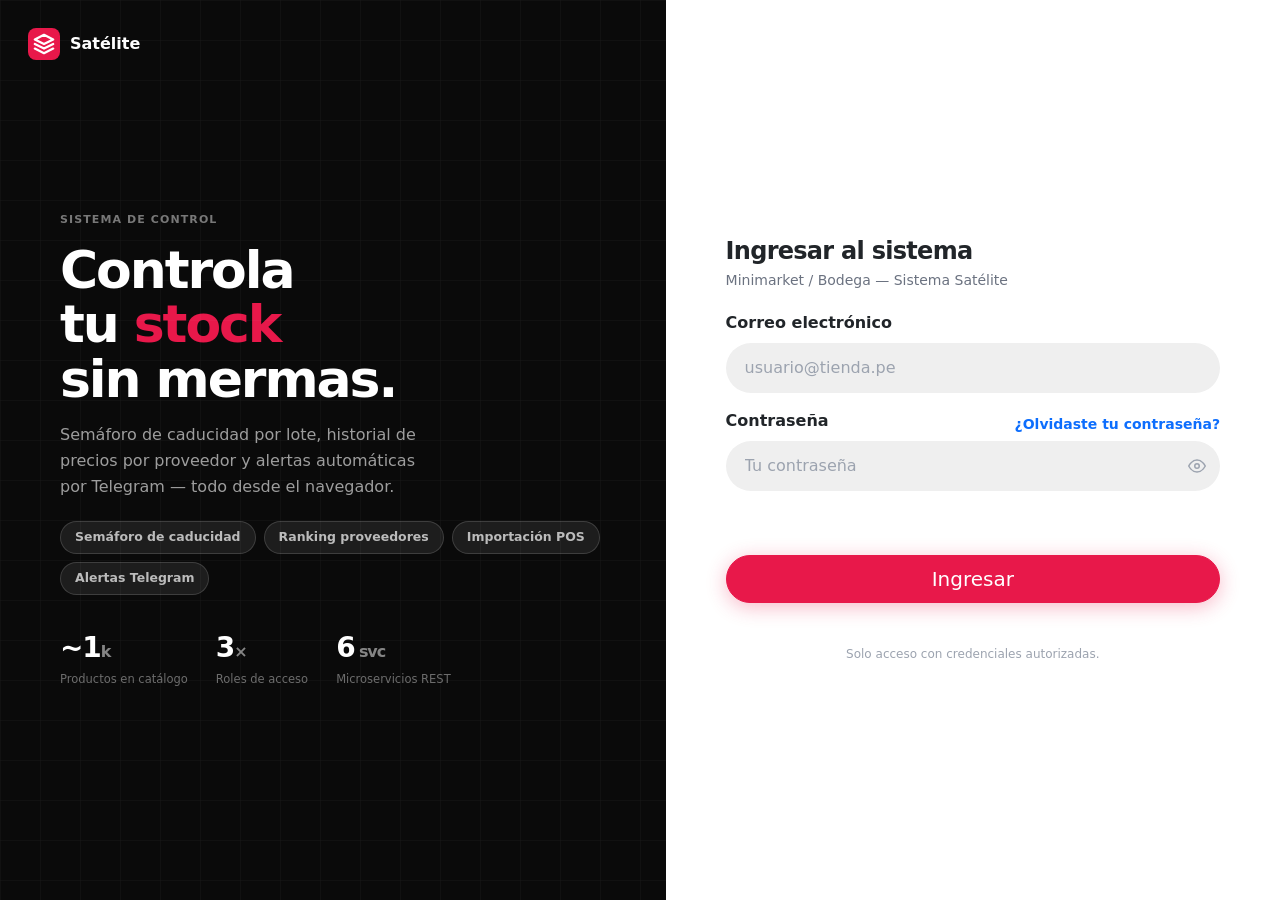
<file: frontend/index.html>
<!DOCTYPE html>
<html lang="es">
<head>
  <meta charset="UTF-8">
  <meta http-equiv="refresh" content="0; url=pages/login.html">
  <title>Sistema Satelite</title>
  <link rel="icon" type="image/svg+xml" href="assets/images/favicon.svg">
</head>
<body></body>
</html>
</file>
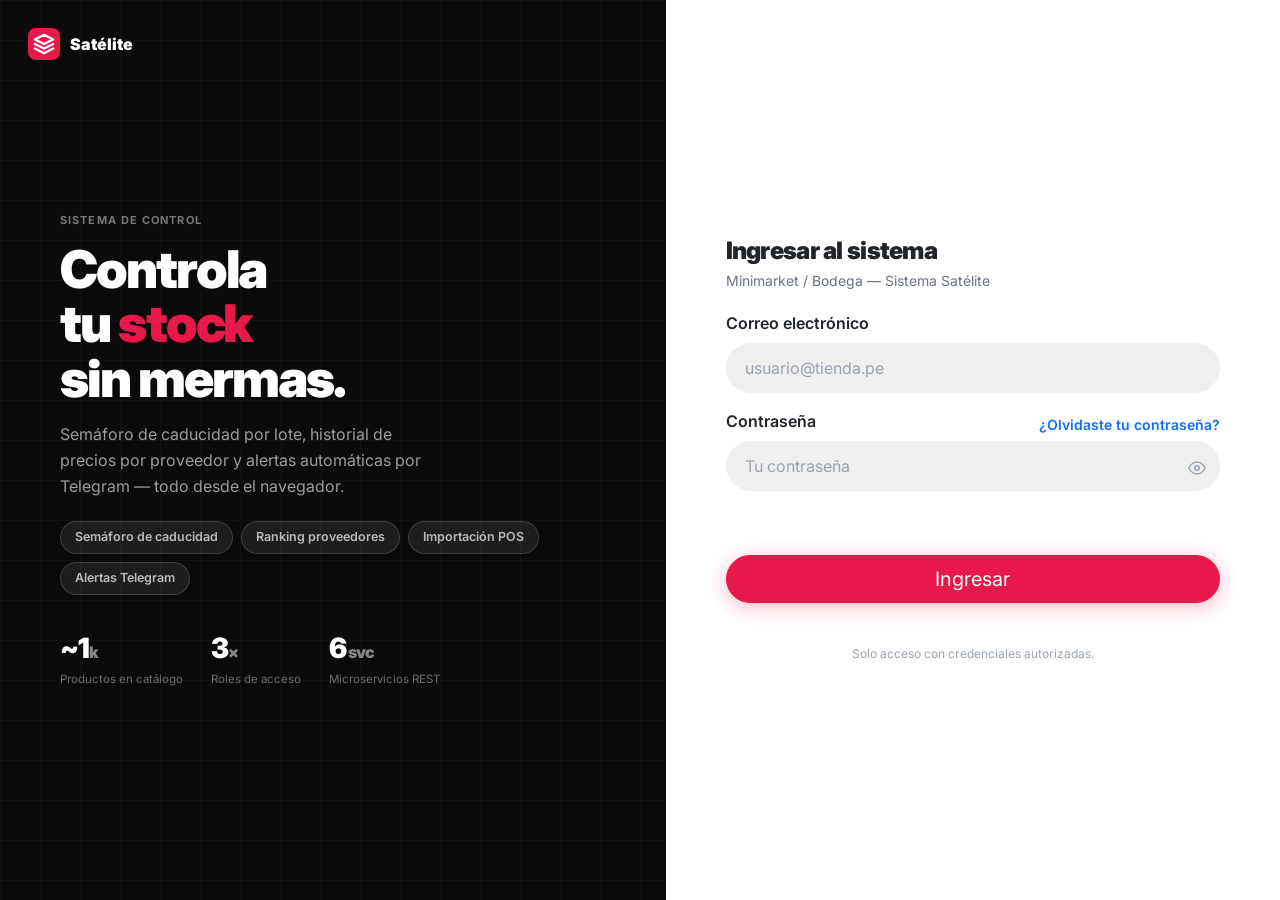
<file: frontend/pages/alertas.html>
<!DOCTYPE html>
<html lang="es">
<head>
  <meta charset="UTF-8"><meta name="viewport" content="width=device-width, initial-scale=1.0">
  <title>Alertas — Sistema Satélite</title>
  <link rel="stylesheet" href="https://cdn.jsdelivr.net/npm/bootstrap@5.3.3/dist/css/bootstrap.min.css">
  <link rel="stylesheet" href="https://cdn.jsdelivr.net/npm/bootstrap-icons@1.11.3/font/bootstrap-icons.min.css">
  <link rel="stylesheet" href="../assets/css/main.css">
  <link rel="icon" type="image/svg+xml" href="../assets/images/favicon.svg">
  <script src="../assets/js/core/theme.js?v=2"></script>
</head>
<body>
<div class="sat-layout">
<aside class="barra-lateral" id="sidebar"></aside>

<header class="barra-superior">
  <div class="d-flex align-items-center gap-3">
    <div class="topbar-title">Alertas Telegram</div>
  </div>
  <div class="barra-derecha">
    <button class="boton-tema" id="btn-tema" onclick="toggleTema()" title="Cambiar tema" aria-label="Cambiar tema">
      <i class="bi bi-moon" id="icono-luna"></i>
      <i class="bi bi-sun" id="icono-sol" style="display:none"></i>
    </button>
  </div>
</header>

<main class="sat-content">
  <div style="display:grid;grid-template-columns:1fr 310px;gap:24px;align-items:start">
    <div>
      <div class="mb-3">
        <div class="page-eyebrow">NOTIFICACIONES</div>
        <h1 class="page-heading">Historial de alertas</h1>
        <p class="page-sub">Todas las alertas enviadas al bot de Telegram · <span id="today-date"></span></p>
      </div>

      <div class="d-flex gap-2 mb-3 flex-wrap">
        <button class="chip-filtro active" id="fc-TODAS" data-f="TODAS"   onclick="setFilter('TODAS')">Todas</button>
        <button class="chip-filtro" id="fc-ROJO" data-f="ROJO"     onclick="setFilter('ROJO')">Críticas</button>
        <button class="chip-filtro" id="fc-AMARILLO" data-f="AMARILLO" onclick="setFilter('AMARILLO')">Aviso</button>
        <button class="chip-filtro" id="fc-INFO" data-f="INFO"     onclick="setFilter('INFO')">Info</button>
      </div>

      <div class="card">
        <div class="card-body p-0">
          <div class="d-flex align-items-center justify-content-between gap-2 px-3 pt-3 flex-wrap">
            <label class="d-flex align-items-center gap-2 small text-muted mb-0" style="cursor:pointer">
              <input type="checkbox" class="form-check-input m-0" id="sel-todas" onchange="seleccionarTodas(this.checked)">
              Seleccionar todas
            </label>
            <button class="btn btn-outline-secondary btn-sm" id="btn-enviar-sel" onclick="enviarSeleccionadas()" disabled>Enviar seleccionadas a Telegram</button>
          </div>
          <div id="lista-alertas" class="p-3 pb-0"></div>
          <div class="px-3 py-2 border-top small text-muted" id="contador-alertas"></div>
        </div>
      </div>
    </div>

    <!-- Config panel -->
    <div>
      <div class="tarjeta-telegram mb-3">
        <div class="titulo-telegram">Bot Telegram</div>
        <div class="subtitulo-telegram" id="tg-bot">Comprobando…</div>
        <div class="d-flex align-items-center gap-2 mb-3 flex-wrap">
          <div class="estado-telegram" id="estado-telegram">● …</div>
          <div class="estado-telegram" id="tg-chat"></div>
        </div>
        <p class="small mb-0" style="color:rgba(255,255,255,.55);line-height:1.6" id="tg-ayuda">
          El token y el Chat ID se definen en el servidor (variables <code>TELEGRAM_TOKEN</code> y
          <code>TELEGRAM_CHAT_ID</code>), no en esta pantalla.
        </p>
      </div>

      <div class="card">
        <div class="card-body">
          <div class="card-label mb-2">Resumen automático</div>
          <p class="small text-muted mb-3" style="line-height:1.6">
            Todos los días a las <strong>07:00</strong> se envía a Telegram la lista de productos en
            <span class="tipo-alerta tipo-ROJO">ROJO</span> y <span class="tipo-alerta tipo-AMARILLO">AMARILLO</span>.
            Si no hay ninguno, no se envía nada.
          </p>
          <button class="btn btn-outline-secondary btn-sm w-100" id="btn-resumen" onclick="enviarResumenAhora()">Enviar resumen ahora</button>
        </div>
      </div>
    </div>
  </div>
</main>
</div>

<div id="contenedor-avisos"></div>
<script src="https://cdn.jsdelivr.net/npm/bootstrap@5.3.3/dist/js/bootstrap.bundle.min.js"></script>
<script src="../assets/js/core/config.js"></script>
<script src="../assets/js/core/auth.js"></script>
<script src="../assets/js/core/ui.js"></script>
<script src="../assets/js/utils/format.js"></script>
<script src="../assets/js/components/sidebar.js"></script>
<script src="../assets/js/pages/alertas.js"></script>
</body>
</html>
</file>
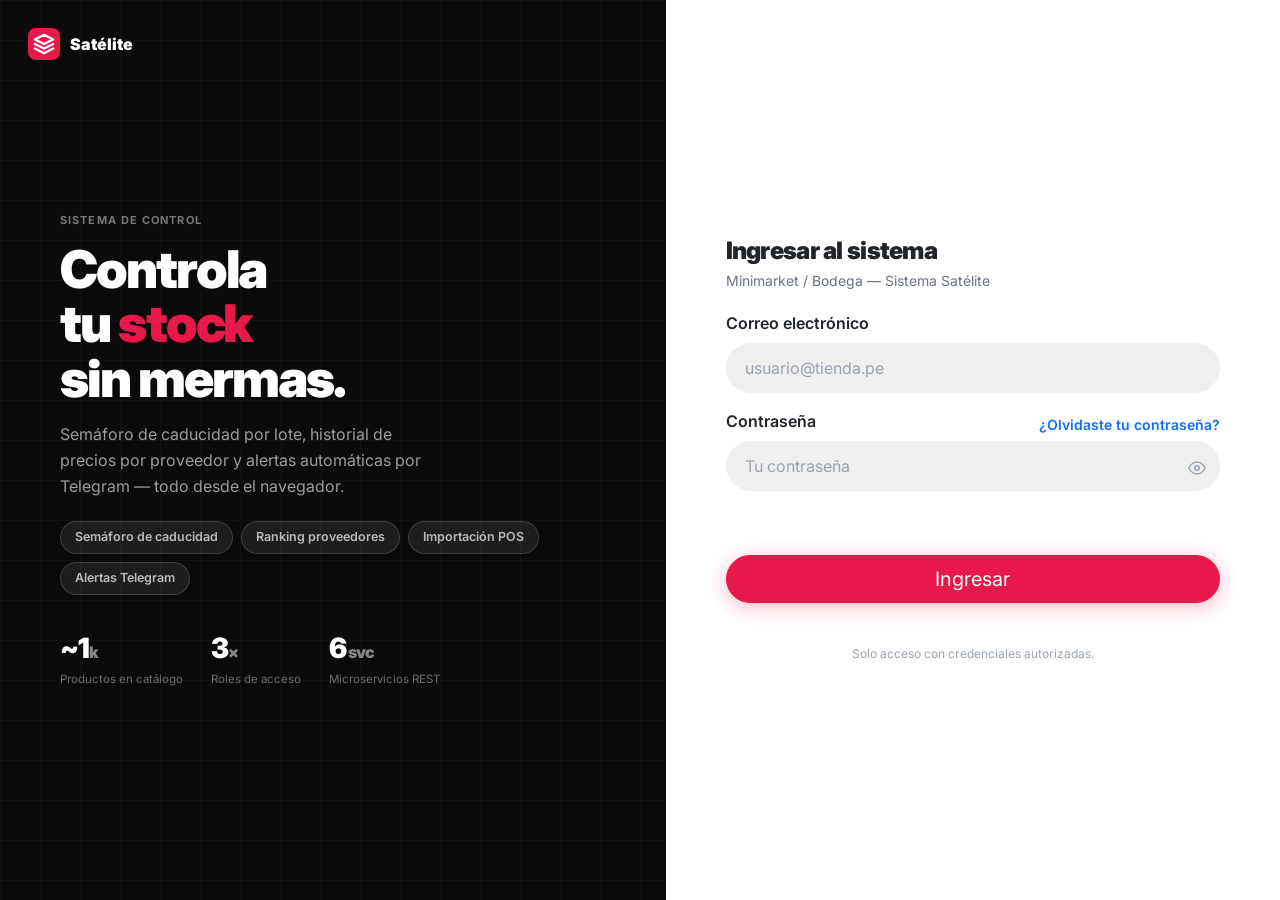
<file: frontend/pages/dashboard.html>
<!DOCTYPE html>
<html lang="es">
<head>
  <meta charset="UTF-8">
  <meta name="viewport" content="width=device-width, initial-scale=1.0">
  <title>Dashboard — Sistema Satelite</title>
  <link rel="stylesheet" href="https://cdn.jsdelivr.net/npm/bootstrap@5.3.3/dist/css/bootstrap.min.css">
  <link rel="stylesheet" href="https://cdn.jsdelivr.net/npm/bootstrap-icons@1.11.3/font/bootstrap-icons.min.css">
  <link rel="stylesheet" href="../assets/css/main.css">
  <link rel="icon" type="image/svg+xml" href="../assets/images/favicon.svg">
  <script src="../assets/js/core/theme.js"></script>
</head>

<body>
<div class="sat-layout">

  <!-- BARRA LATERAL -->
  <aside class="barra-lateral" id="sidebar"></aside>

  <!-- TOPBAR -->
  <header class="barra-superior">
    <div class="d-flex align-items-center gap-3">
      <div class="topbar-title">Dashboard</div>
    </div>
    <div class="barra-derecha">
      <button class="boton-tema" id="btn-tema" onclick="toggleTema()" title="Cambiar tema" aria-label="Cambiar tema">
        <i class="bi bi-moon" id="icono-luna"></i>
        <i class="bi bi-sun" id="icono-sol" style="display:none"></i>
      </button>
      <div class="alerta-barra" id="alerta-barra" role="status" aria-atomic="true">
        <span class="dot-pulse dot-red"></span>
        <span id="contador-alertas"></span>
      </div>
      <button class="btn btn-danger btn-sm" onclick="window.location='importar.html'">
        <i class="bi bi-upload me-1"></i>Importar compras
      </button>
    </div>
  </header>

  <!-- CONTENT -->
  <main class="sat-content">
    <div class="mb-4">
      <div class="page-eyebrow">SISTEMA SATÉLITE</div>
      <h1 class="page-heading">Panel de control</h1>
      <p class="page-sub">Vista general del inventario, caducidades y compras — <span id="today-date"></span></p>
    </div>

    <!-- RESUMEN INVENTARIO -->
    <div class="resumen-inventario">
      <div class="resumen-semaforo">
        <div class="resumen-sem-titulo">Estado del inventario</div>
        <div class="resumen-sem-barra" aria-label="Distribución por estado">
          <div class="resumen-sem-tramo rojo"    id="tramo-rojo"    style="width:0%"  onclick="window.location='semaforo.html?color=ROJO'"    title="ROJO"></div>
          <div class="resumen-sem-tramo amarillo" id="tramo-amarillo" style="width:0%" onclick="window.location='semaforo.html?color=AMARILLO'" title="AMARILLO"></div>
          <div class="resumen-sem-tramo verde"    id="tramo-verde"   style="width:0%"   onclick="window.location='semaforo.html?color=VERDE'"   title="VERDE"></div>
        </div>
        <div class="resumen-sem-leyenda">
          <a class="leyenda-item" href="semaforo.html?color=ROJO">
            <span class="leyenda-dot" style="background:var(--sem-red)"></span>
            <span class="leyenda-num rojo" id="sem-red">—</span>
            <span class="leyenda-txt">críticos</span>
          </a>
          <a class="leyenda-item" href="semaforo.html?color=AMARILLO">
            <span class="leyenda-dot" style="background:var(--sem-yellow)"></span>
            <span class="leyenda-num amarillo" id="sem-yellow">—</span>
            <span class="leyenda-txt">en atención</span>
          </a>
          <a class="leyenda-item" href="semaforo.html?color=VERDE">
            <span class="leyenda-dot" style="background:var(--sem-green)"></span>
            <span class="leyenda-num verde" id="sem-green">—</span>
            <span class="leyenda-txt">en orden</span>
          </a>
        </div>
      </div>

      <div class="resumen-divisor"></div>

      <div class="resumen-metricas">
        <div class="metrica-item">
          <div class="metrica-num" id="kpi-productos">—</div>
          <div class="metrica-lbl">Productos</div>
        </div>
        <div class="metrica-sep"></div>
        <div class="metrica-item">
          <div class="metrica-num" id="kpi-prov">—</div>
          <div class="metrica-lbl">Proveedores</div>
        </div>
        <div class="metrica-sep"></div>
        <div class="metrica-item destacado">
          <div class="metrica-num" id="kpi-ahorro">—</div>
          <div class="metrica-lbl">Ahorro del mes</div>
        </div>
        <div class="metrica-sep"></div>
        <div class="metrica-item peligro">
          <div class="metrica-num" id="kpi-riesgo">—</div>
          <div class="metrica-lbl">En riesgo</div>
        </div>
      </div>
    </div>

    <!-- Lotes críticos -->
    <div class="d-flex justify-content-between align-items-center mb-3">
      <div class="fw-bold">Lotes críticos — ROJO</div>
      <div class="d-flex gap-2">
        <button class="btn btn-outline-secondary btn-sm" onclick="window.location='semaforo.html'">Ver semáforo completo</button>
        <button class="btn btn-danger btn-sm" onclick="openModal('lote-modal')">+ Nuevo lote</button>
      </div>
    </div>

    <div class="table-responsive mb-4">
      <table class="table table-hover align-middle" id="critical-table" aria-label="Lotes en estado crítico">
        <thead class="table-light">
          <tr>
            <th>Producto</th><th>Proveedor</th><th>Cantidad</th>
            <th>Vencimiento</th><th>Días rest.</th><th>Estado</th><th>Valor S/</th><th></th>
          </tr>
        </thead>
        <tbody id="critical-tbody"></tbody>
      </table>
    </div>

    <!-- Bottom grid -->
    <div class="grilla-inferior">

      <div class="card">
        <div class="card-header py-3">
          <span class="fw-bold">Ranking proveedores</span>
          <button class="btn btn-outline-secondary btn-sm" onclick="window.location='ranking.html'">Ver todos</button>
        </div>
        <div class="card-body">
          <div class="mb-3">
            <select class="form-select" id="rank-product" onchange="loadRanking()">
              <option value="">— Seleccionar producto —</option>
            </select>
          </div>
          <div id="ranking-list">
            <div class="text-center py-4 text-muted">
              <p class="small">Selecciona un producto para ver el ranking de proveedores</p>
            </div>
          </div>
        </div>
      </div>

      <div class="card">
        <div class="card-header py-3">
          <span class="fw-bold">Actividad reciente</span>
        </div>
        <div class="card-body" id="activity-feed"></div>
      </div>

    </div>

  </main>
</div>

<!-- MODAL: Nuevo lote -->
<div class="fondo-modal" id="lote-modal" role="dialog" aria-modal="true" aria-labelledby="lote-title">
  <div class="sat-modal">
    <div class="modal-header-dark">
      <h3 id="lote-title">Registrar nuevo lote</h3>
      <button class="modal-close-btn" onclick="closeModal('lote-modal')" aria-label="Cerrar">✕</button>
    </div>
    <div class="modal-body">
      <form id="lote-form" novalidate>
        <div class="grilla-formulario">
          <div class="mb-3 grupo-campo full">
            <label class="form-label fw-semibold">Código EAN-13 del producto *</label>
            <input type="text" class="form-control" id="lote-ean" placeholder="7501234567890" maxlength="13" pattern="[0-9]{13}" required>
            <div class="text-danger small mt-1 ean-error-msg" id="ean-error">Debe tener exactamente 13 dígitos.</div>
          </div>
          <div class="mb-3 grupo-campo">
            <label class="form-label fw-semibold">Cantidad (unidades) *</label>
            <input type="number" class="form-control" id="lote-qty" placeholder="48" min="1" required>
          </div>
          <div class="mb-3 grupo-campo">
            <label class="form-label fw-semibold">Costo unitario S/ *</label>
            <input type="number" class="form-control" id="lote-cost" placeholder="3.40" min="0" step="0.01" required>
          </div>
          <div class="mb-3 grupo-campo full">
            <label class="form-label fw-semibold">Fecha de vencimiento *</label>
            <input type="date" class="form-control" id="lote-fecha" required>
          </div>
          <div class="mb-3 grupo-campo full">
            <label class="form-label fw-semibold">Proveedor</label>
            <select class="form-select" id="lote-prov">
              <option value="">— Seleccionar proveedor —</option>
            </select>
          </div>
        </div>
      </form>
    </div>
    <div class="modal-footer">
      <button class="btn btn-outline-secondary" onclick="closeModal('lote-modal')">Cancelar</button>
      <button class="btn btn-danger" onclick="submitLote()">Guardar lote</button>
    </div>
  </div>
</div>

<div id="contenedor-avisos"></div>

<script src="https://cdn.jsdelivr.net/npm/bootstrap@5.3.3/dist/js/bootstrap.bundle.min.js"></script>
<script src="../assets/js/core/config.js"></script>
<script src="../assets/js/core/auth.js"></script>
<script src="../assets/js/core/ui.js"></script>
<script src="../assets/js/utils/format.js"></script>
<script src="../assets/js/components/sidebar.js"></script>
<script src="../assets/js/pages/dashboard.js"></script>
</body>
</html>
</file>
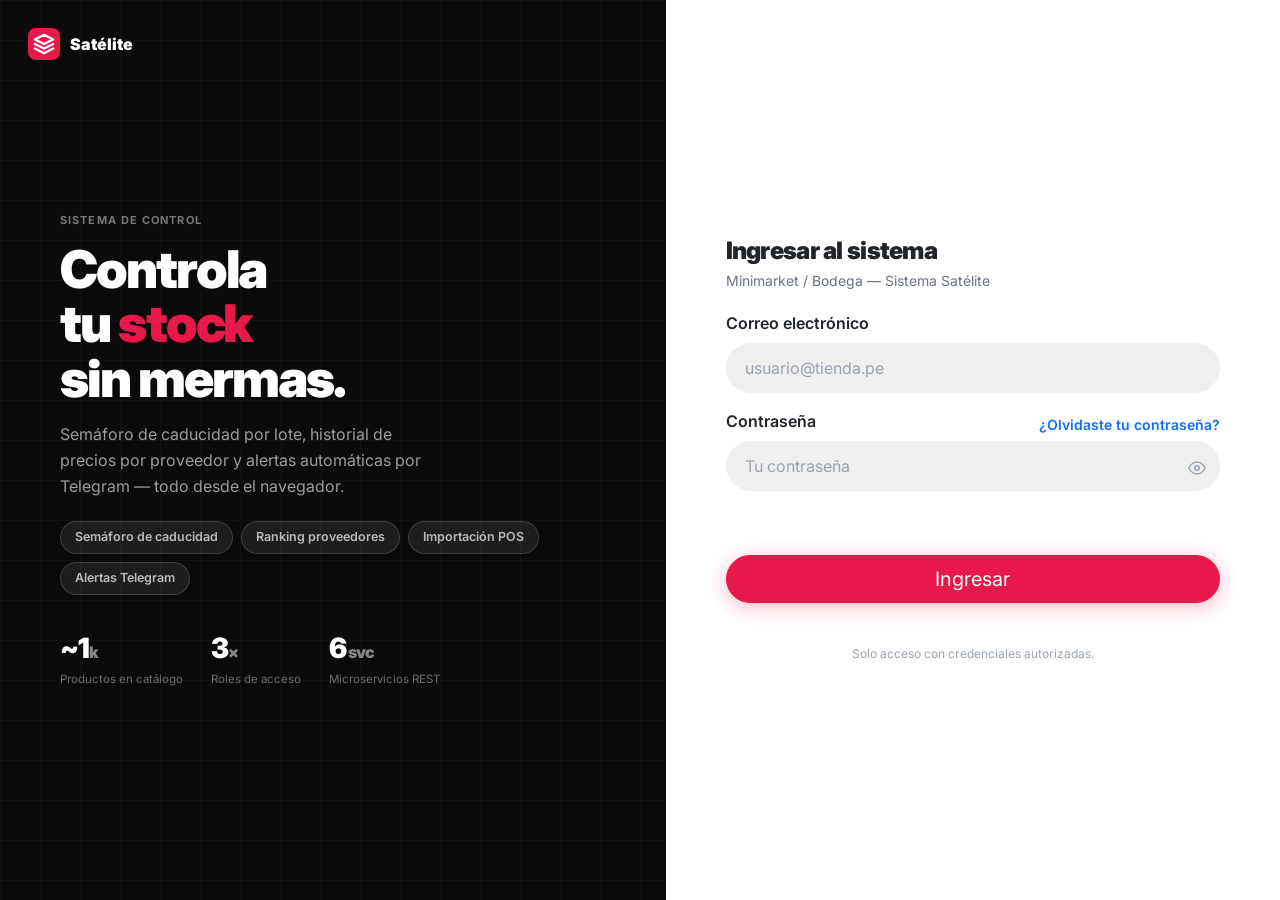
<file: frontend/pages/login.html>
<!DOCTYPE html>
<html lang="es">
<head>
  <meta charset="UTF-8">
  <meta name="viewport" content="width=device-width, initial-scale=1.0">
  <title>Ingresar — Sistema Satélite</title>
  <link rel="stylesheet" href="https://cdn.jsdelivr.net/npm/bootstrap@5.3.3/dist/css/bootstrap.min.css">
  <link rel="stylesheet" href="https://cdn.jsdelivr.net/npm/bootstrap-icons@1.11.3/font/bootstrap-icons.min.css">
  <link rel="stylesheet" href="../assets/css/main.css">
  <link rel="icon" type="image/svg+xml" href="../assets/images/favicon.svg">
  <script src="../assets/js/core/theme.js?v=2"></script>
</head>

<body>
  <div class="panel-hero">
    <div class="fondo-cuadricula"></div>

    <div class="contenedor-marca">
      <div class="contenedor-marca-icon">
        <img src="../assets/images/logo.svg" alt="" width="22" height="22">
      </div>
      <span class="contenedor-marca-name">Satélite</span>
    </div>

    <div class="hero-content">
      <div class="hero-eyebrow">Sistema de Control</div>

      <h1 class="titulo-hero">
        Controla<br>
        tu <span class="accent">stock</span><br>
        sin mermas.
      </h1>

      <p class="hero-desc">
        Semáforo de caducidad por lote, historial de precios
        por proveedor y alertas automáticas por Telegram —
        todo desde el navegador.
      </p>

      <div class="chip-heros">
        <span class="chip-hero">Semáforo de caducidad</span>
        <span class="chip-hero">Ranking proveedores</span>
        <span class="chip-hero">Importación POS</span>
        <span class="chip-hero">Alertas Telegram</span>
      </div>

      <div class="estadistica-items">
        <div>
          <div class="stat-num">~1<span class="unit">k</span></div>
          <div class="stat-label">Productos en catálogo</div>
        </div>
        <div>
          <div class="stat-num">3<span class="unit">×</span></div>
          <div class="stat-label">Roles de acceso</div>
        </div>
        <div>
          <div class="stat-num">6<span class="unit"> svc</span></div>
          <div class="stat-label">Microservicios REST</div>
        </div>
      </div>
    </div>
  </div>

  <div class="panel-formulario">

    <div class="etiqueta-bienvenida" id="etiqueta-acceso" style="display:none">
      <i class="bi bi-check-circle"></i>
      Acceso autorizado
    </div>

    <h2 class="form-heading">Ingresar al sistema</h2>
    <p class="form-subheading">Minimarket / Bodega — Sistema Satélite</p>

    <div id="error-global" class="alert alert-danger align-items-center gap-2" style="display:none" role="alert">
      <svg width="16" height="16" viewBox="0 0 24 24" fill="none" stroke="currentColor" stroke-width="2" style="flex-shrink:0"><circle cx="12" cy="12" r="10"/><line x1="15" y1="9" x2="9" y2="15"/><line x1="9" y1="9" x2="15" y2="15"/></svg>
      <span id="mensaje-error"></span>
    </div>

    <form id="login-form" novalidate>

      <div class="mb-3">
        <div class="d-flex justify-content-between align-items-center">
          <label class="form-label fw-semibold" for="username">Correo electrónico</label>
        </div>
        <input
          id="username"
          type="email"
          class="form-control"
          placeholder="usuario@tienda.pe"
          autocomplete="email"
          required
        >
        <div class="text-danger small mt-1" id="email-error" style="display:none">Ingresa un correo válido.</div>
      </div>

      <div class="mb-3">
        <div class="d-flex justify-content-between align-items-center">
          <label class="form-label fw-semibold" for="password">Contraseña</label>
          <a href="#" tabindex="-1" class="text-decoration-none small fw-semibold">¿Olvidaste tu contraseña?</a>
        </div>
        <div class="input-wrapper">
          <input
            id="password"
            type="password"
            class="form-control"
            placeholder="Tu contraseña"
            autocomplete="current-password"
            required
          >
          <button type="button" class="input-toggle" id="toggle-pw" aria-label="Mostrar contraseña">
            <svg id="eye-icon" width="18" height="18" viewBox="0 0 24 24" fill="none" stroke="currentColor" stroke-width="2">
              <path d="M1 12s4-8 11-8 11 8 11 8-4 8-11 8-11-8-11-8z"/>
              <circle cx="12" cy="12" r="3"/>
            </svg>
          </button>
        </div>
        <div class="text-danger small mt-1" id="pw-error" style="display:none">Ingresa tu contraseña.</div>
      </div>

      <button type="submit" class="btn btn-danger w-100 btn-lg mt-5" id="submit-btn">
        <span id="btn-text">Ingresar</span>
        <span class="btn-spinner ms-2" id="btn-spinner" style="display:none"></span>
      </button>

    </form>

    <div class="form-footer">
      <br>
      Solo acceso con credenciales autorizadas.
    </div>
  </div>

  <div id="contenedor-avisos"></div>

<script src="https://cdn.jsdelivr.net/npm/bootstrap@5.3.3/dist/js/bootstrap.bundle.min.js"></script>
<script src="../assets/js/core/config.js"></script>
<script src="../assets/js/core/ui.js"></script>
<script src="../assets/js/pages/login.js"></script>
</body>
</html>
</file>
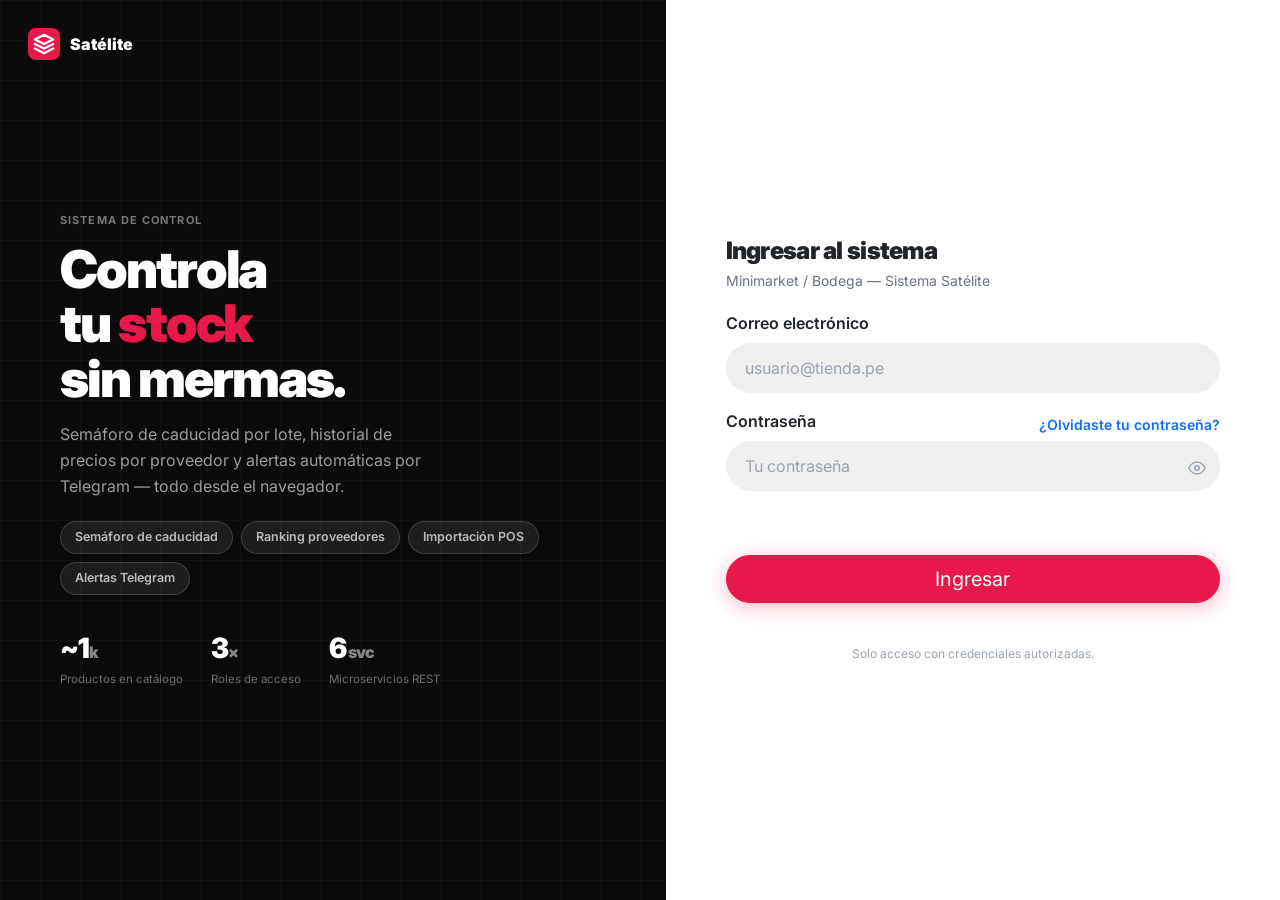
<file: frontend/pages/lotes.html>
<!DOCTYPE html>
<html lang="es">
<head>
  <meta charset="UTF-8"><meta name="viewport" content="width=device-width, initial-scale=1.0">
  <title>Lotes — Sistema Satélite</title>
  <link rel="stylesheet" href="https://cdn.jsdelivr.net/npm/bootstrap@5.3.3/dist/css/bootstrap.min.css">
  <link rel="stylesheet" href="https://cdn.jsdelivr.net/npm/bootstrap-icons@1.11.3/font/bootstrap-icons.min.css">
  <link rel="stylesheet" href="../assets/css/main.css">
  <link rel="icon" type="image/svg+xml" href="../assets/images/favicon.svg">
  <script src="../assets/js/core/theme.js?v=2"></script>
</head>
<body>
<div class="sat-layout">
<aside class="barra-lateral" id="sidebar"></aside>

<header class="barra-superior">
  <div class="d-flex align-items-center gap-3">
    <div class="topbar-title">Lotes</div>
  </div>
  <div class="barra-derecha">
    <button class="boton-tema" id="btn-tema" onclick="toggleTema()" title="Cambiar tema" aria-label="Cambiar tema">
      <i class="bi bi-moon" id="icono-luna"></i>
      <i class="bi bi-sun" id="icono-sol" style="display:none"></i>
    </button>
    <button class="btn btn-danger btn-sm" onclick="openNew()">+ Nuevo lote</button>
  </div>
</header>

<main class="sat-content">
  <div class="mb-3">
    <div class="page-eyebrow">GESTIÓN DE INVENTARIO</div>
    <h1 class="page-heading">Lotes registrados</h1>
    <p class="page-sub">Todos los lotes del inventario con su estado de caducidad · <span id="today-date"></span></p>
  </div>

  <div class="barra-filtros">
    <div class="contenedor-busqueda">
      <i class="bi bi-search text-muted"></i>
      <input type="text" id="search" placeholder="Buscar por producto o proveedor…" oninput="filterTable(this.value)">
    </div>
    <button class="chip-estado est-todos" data-f="TODOS"    onclick="setFilter('TODOS')">Todos</button>
    <button class="chip-estado"           data-f="ROJO"     onclick="setFilter('ROJO')"><span class="dot-pulse dot-red"></span>ROJO</button>
    <button class="chip-estado"           data-f="AMARILLO" onclick="setFilter('AMARILLO')"><span class="dot-pulse dot-yellow"></span>AMARILLO</button>
    <button class="chip-estado"           data-f="VERDE"    onclick="setFilter('VERDE')"><span style="width:7px;height:7px;border-radius:50%;background:var(--sem-green);display:inline-block"></span>VERDE</button>
    <button class="btn btn-outline-secondary btn-sm" onclick="exportCSV()">
      <i class="bi bi-download me-1"></i>CSV
    </button>
  </div>

  <div class="table-responsive">
    <table class="table table-hover align-middle">
      <thead class="table-light"><tr>
        <th>Producto / EAN</th><th>Proveedor</th><th>Cantidad</th><th>Costo unit.</th>
        <th>Vencimiento</th><th>Días rest.</th><th>Estado</th><th>Valor</th><th>Acciones</th>
      </tr></thead>
      <tbody id="lotes-tbody"></tbody>
    </table>
    <div class="d-flex justify-content-between align-items-center px-3 py-2 border-top small text-muted">
      <span id="total-count">Cargando…</span>
      <span id="total-val" class="fw-bold text-dark"></span>
    </div>
  </div>
</main>
</div>

<!-- MODAL Nuevo/Editar Lote -->
<div class="fondo-modal" id="lote-modal">
  <div class="sat-modal">
    <div class="modal-header-dark">
      <h3 id="modal-title">Registrar nuevo lote</h3>
      <button class="modal-close-btn" onclick="closeModal('lote-modal')">✕</button>
    </div>
    <div class="modal-body">
      <form id="lote-form" onsubmit="return false">
      <div class="grilla-formulario">
        <div class="mb-3 grupo-campo full">
          <label class="form-label fw-semibold">Código EAN-13 *</label>
          <input type="text" class="form-control" id="lote-ean" placeholder="7501234567890" maxlength="13" onblur="autocompletarProducto()">
          <div class="text-danger small mt-1 ean-error-msg" id="ean-error">Debe tener 13 dígitos numéricos.</div>
        </div>
        <div class="mb-3 grupo-campo full">
          <label class="form-label fw-semibold">Nombre del producto *</label>
          <input type="text" class="form-control" id="lote-prod" placeholder="Leche Gloria Entera 1L">
        </div>
        <div class="mb-3 grupo-campo">
          <label class="form-label fw-semibold">Cantidad (und) *</label>
          <input type="number" class="form-control" id="lote-qty" placeholder="48" min="1">
        </div>
        <div class="mb-3 grupo-campo">
          <label class="form-label fw-semibold">Costo unitario S/ *</label>
          <input type="number" class="form-control" id="lote-cost" placeholder="3.40" min="0" step="0.01">
        </div>
        <div class="mb-3 grupo-campo full">
          <label class="form-label fw-semibold">Fecha de vencimiento *</label>
          <input type="date" class="form-control" id="lote-fecha">
        </div>
        <div class="mb-3 grupo-campo full">
          <label class="form-label fw-semibold">Proveedor</label>
          <select class="form-select" id="lote-prov">
            <option value="">— Seleccionar proveedor —</option>
          </select>
        </div>
      </div>
      </form>
    </div>
    <div class="modal-footer">
      <button class="btn btn-outline-secondary" onclick="closeModal('lote-modal')">Cancelar</button>
      <button class="btn btn-danger" onclick="saveLote()">Guardar lote</button>
    </div>
  </div>
</div>

<!-- MODAL Confirmar eliminación -->
<div class="fondo-modal" id="delete-modal">
  <div class="sat-modal" style="max-width:400px">
    <div class="modal-header-dark"><h3>Eliminar lote</h3><button class="modal-close-btn" onclick="closeModal('delete-modal')">✕</button></div>
    <div class="modal-body">
      <p class="small">¿Estás seguro de que deseas eliminar este lote?</p>
      <p id="delete-name" class="small text-muted mt-2 fw-semibold"></p>
    </div>
    <div class="modal-footer">
      <button class="btn btn-outline-secondary" onclick="closeModal('delete-modal')">Cancelar</button>
      <button class="btn btn-danger" onclick="confirmDelete()">Eliminar</button>
    </div>
  </div>
</div>

<div id="contenedor-avisos"></div>
<script src="https://cdn.jsdelivr.net/npm/bootstrap@5.3.3/dist/js/bootstrap.bundle.min.js"></script>
<script src="../assets/js/core/config.js"></script>
<script src="../assets/js/core/auth.js"></script>
<script src="../assets/js/core/ui.js"></script>
<script src="../assets/js/utils/format.js"></script>
<script src="../assets/js/components/sidebar.js"></script>
<script src="../assets/js/pages/lotes.js"></script>
</body>
</html>
</file>
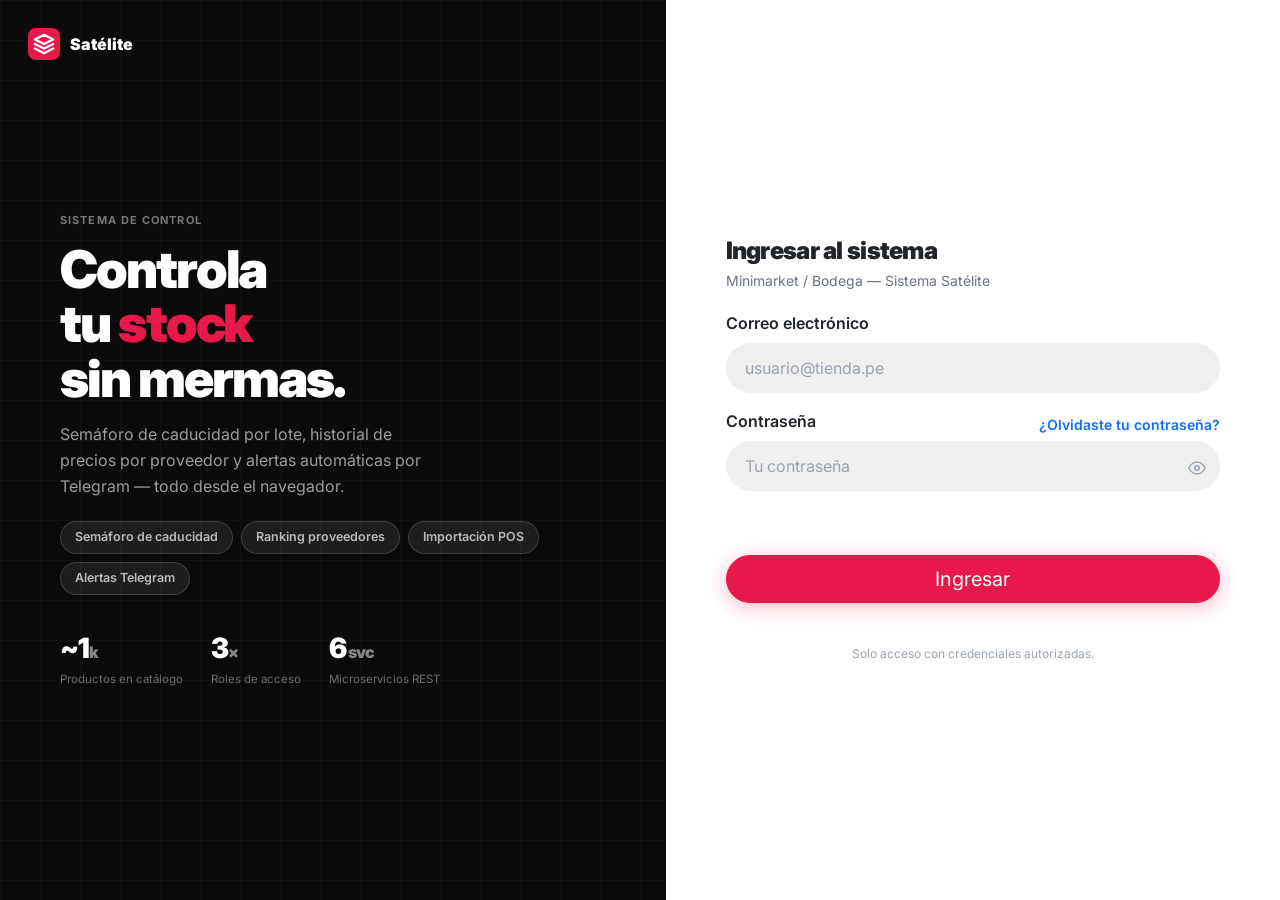
<file: frontend/pages/productos.html>
<!DOCTYPE html>
<html lang="es">
<head>
  <meta charset="UTF-8"><meta name="viewport" content="width=device-width, initial-scale=1.0">
  <title>Productos — Sistema Satélite</title>
  <link rel="stylesheet" href="https://cdn.jsdelivr.net/npm/bootstrap@5.3.3/dist/css/bootstrap.min.css">
  <link rel="stylesheet" href="https://cdn.jsdelivr.net/npm/bootstrap-icons@1.11.3/font/bootstrap-icons.min.css">
  <link rel="stylesheet" href="../assets/css/main.css">
  <link rel="icon" type="image/svg+xml" href="../assets/images/favicon.svg">
  <script src="../assets/js/core/theme.js?v=2"></script>
</head>
<body>
<div class="sat-layout">
<aside class="barra-lateral" id="sidebar"></aside>

<header class="barra-superior">
  <div class="d-flex align-items-center gap-3">
    <div class="topbar-title">Productos</div>
  </div>
  <div class="barra-derecha">
    <button class="boton-tema" id="btn-tema" onclick="toggleTema()" title="Cambiar tema" aria-label="Cambiar tema">
      <i class="bi bi-moon" id="icono-luna"></i>
      <i class="bi bi-sun" id="icono-sol" style="display:none"></i>
    </button>
    <a href="importar.html" class="btn btn-outline-secondary btn-sm">
      <i class="bi bi-upload me-1"></i>Importar
    </a>
    <button class="btn btn-danger btn-sm" onclick="openNew()">+ Nuevo producto</button>
  </div>
</header>

<main class="sat-content">
  <div class="mb-3">
    <div class="page-eyebrow">CATÁLOGO</div>
    <h1 class="page-heading">Catálogo de productos</h1>
    <p class="page-sub">Todos los productos registrados con su EAN-13, stock y precio actual · <span id="today-date"></span></p>
  </div>

  <div class="barra-filtros">
    <div class="contenedor-busqueda">
      <i class="bi bi-search text-muted"></i>
      <input type="text" id="search" placeholder="Buscar por nombre, EAN o categoría…" oninput="filterProds(this.value)">
    </div>
    <button class="chip-categoria active" data-cat="TODAS"     onclick="setCat('TODAS')">Todos</button>
    <button class="chip-categoria"        data-cat="Lácteos"   onclick="setCat('Lácteos')">Lácteos</button>
    <button class="chip-categoria"        data-cat="Panadería" onclick="setCat('Panadería')">Panadería</button>
    <button class="chip-categoria"        data-cat="Abarrotes" onclick="setCat('Abarrotes')">Abarrotes</button>
    <button class="chip-categoria"        data-cat="Limpieza"  onclick="setCat('Limpieza')">Limpieza</button>
    <button class="btn btn-outline-secondary btn-sm" onclick="exportCSV()">
      <i class="bi bi-download me-1"></i>CSV
    </button>
  </div>

  <div class="d-flex align-items-center justify-content-between mb-3 small text-muted">
    <span><span id="total-count">0</span> productos</span>
  </div>

  <div id="grilla-productos" class="grilla-productos"></div>
</main>
</div>

<!-- MODAL Producto -->
<div class="fondo-modal" id="prod-modal">
  <div class="sat-modal">
    <div class="modal-header-dark"><h3 id="modal-title">Nuevo producto</h3><button class="modal-close-btn" onclick="closeModal('prod-modal')">✕</button></div>
    <div class="modal-body">
      <form id="prod-form" onsubmit="return false">
      <div class="grilla-formulario">
        <div class="mb-3 grupo-campo full">
          <label class="form-label fw-semibold">Nombre del producto *</label>
          <input type="text" class="form-control" id="prod-nombre" placeholder="Leche Gloria Entera 1L">
        </div>
        <div class="mb-3 grupo-campo">
          <label class="form-label fw-semibold">EAN-13 *</label>
          <input type="text" class="form-control" id="codigo-producto" placeholder="7751519000017" maxlength="13">
          <div class="ean-error-msg text-danger small mt-1" id="ean-error">Debe tener 13 dígitos.</div>
        </div>
        <div class="mb-3 grupo-campo">
          <label class="form-label fw-semibold">Categoría *</label>
          <select class="form-select" id="categoria-producto">
            <option value="">— Seleccionar —</option>
            <option>Lácteos</option><option>Panadería</option><option>Abarrotes</option>
            <option>Limpieza</option><option>Bebidas</option><option>Snacks</option>
            <option>Aceites</option><option>Granos</option><option>Azúcares</option>
            <option>Fideos</option><option>Condimentos</option><option>Carnes</option>
          </select>
        </div>
        <div class="mb-3 grupo-campo full">
          <label class="form-label fw-semibold">Proveedor</label>
          <select class="form-select" id="proveedor-producto">
            <option value="">— Seleccionar proveedor —</option>
          </select>
        </div>
        <div class="mb-3 grupo-campo">
          <label class="form-label fw-semibold">Stock actual (und) *</label>
          <input type="number" class="form-control" id="stock-producto" placeholder="100" min="0">
        </div>
        <div class="mb-3 grupo-campo">
          <label class="form-label fw-semibold">Costo unitario S/ *</label>
          <input type="number" class="form-control" id="prod-precio" placeholder="3.40" step="0.01" min="0">
        </div>
        <div class="mb-3 grupo-campo full">
          <label class="form-label fw-semibold">Stock mínimo (und)</label>
          <input type="number" class="form-control" id="stock-productomin" placeholder="20" min="0">
        </div>
      </div>
      </form>
    </div>
    <div class="modal-footer">
      <button class="btn btn-outline-secondary" onclick="closeModal('prod-modal')">Cancelar</button>
      <button class="btn btn-danger" onclick="saveProd()">Guardar</button>
    </div>
  </div>
</div>

<!-- MODAL Confirmar eliminación -->
<div class="fondo-modal" id="delete-modal">
  <div class="sat-modal" style="max-width:400px">
    <div class="modal-header-dark"><h3>Eliminar producto</h3><button class="modal-close-btn" onclick="closeModal('delete-modal')">✕</button></div>
    <div class="modal-body">
      <p class="small">¿Estás seguro de que deseas eliminar <strong id="delete-name"></strong>?</p>
    </div>
    <div class="modal-footer">
      <button class="btn btn-outline-secondary" onclick="closeModal('delete-modal')">Cancelar</button>
      <button class="btn btn-danger" onclick="confirmDelete()">Eliminar</button>
    </div>
  </div>
</div>

<div id="contenedor-avisos"></div>
<script src="https://cdn.jsdelivr.net/npm/bootstrap@5.3.3/dist/js/bootstrap.bundle.min.js"></script>
<script src="../assets/js/core/config.js"></script>
<script src="../assets/js/core/auth.js"></script>
<script src="../assets/js/core/ui.js"></script>
<script src="../assets/js/utils/format.js"></script>
<script src="../assets/js/components/sidebar.js"></script>
<script src="../assets/js/pages/productos.js"></script>
</body>
</html>
</file>
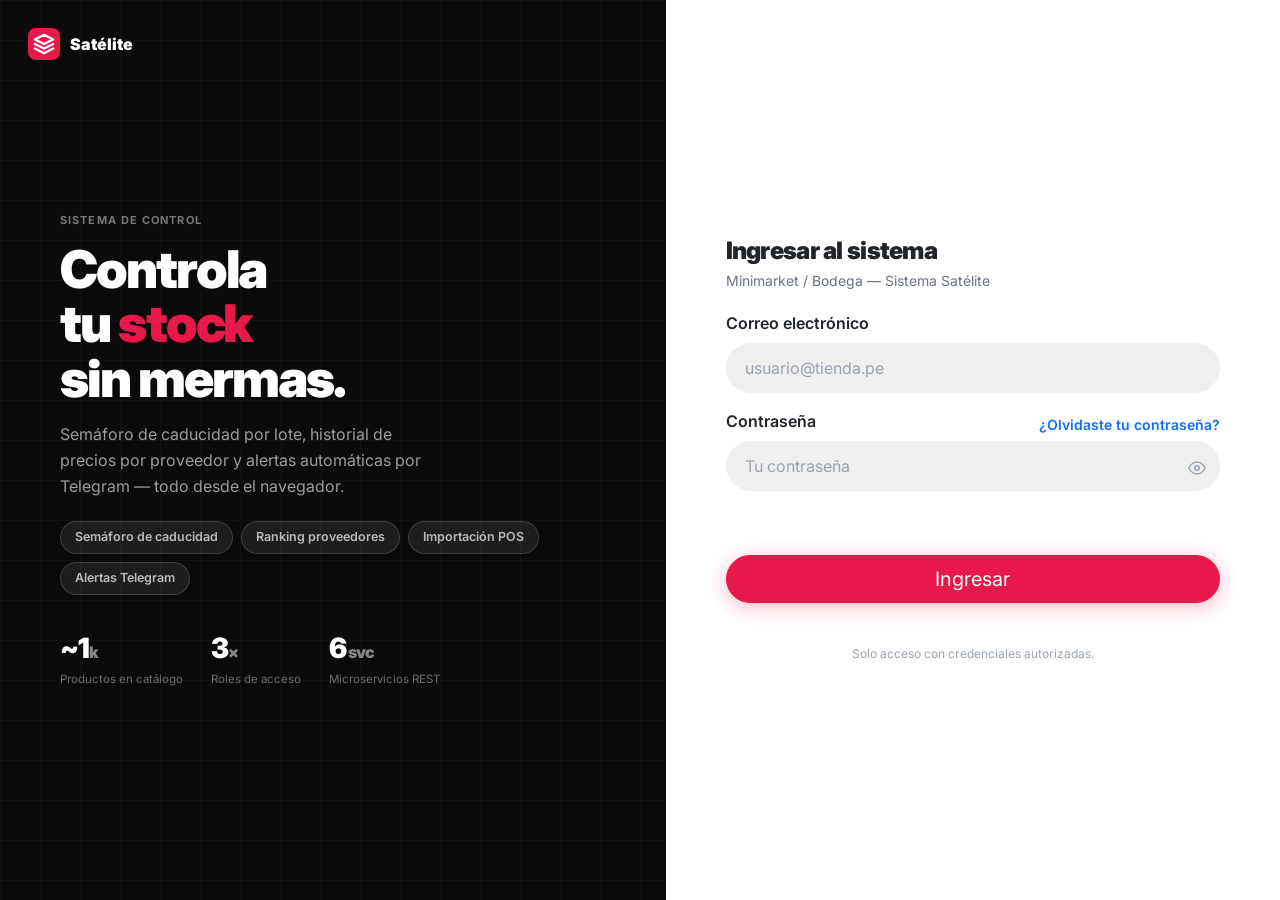
<file: frontend/pages/proveedores.html>
<!DOCTYPE html>
<html lang="es">
<head>
  <meta charset="UTF-8"><meta name="viewport" content="width=device-width, initial-scale=1.0">
  <title>Proveedores — Sistema Satélite</title>
  <link rel="stylesheet" href="https://cdn.jsdelivr.net/npm/bootstrap@5.3.3/dist/css/bootstrap.min.css">
  <link rel="stylesheet" href="https://cdn.jsdelivr.net/npm/bootstrap-icons@1.11.3/font/bootstrap-icons.min.css">
  <link rel="stylesheet" href="../assets/css/main.css">
  <link rel="icon" type="image/svg+xml" href="../assets/images/favicon.svg">
  <script src="../assets/js/core/theme.js?v=2"></script>
</head>
<body>
<div class="sat-layout">
<aside class="barra-lateral" id="sidebar"></aside>

<header class="barra-superior">
  <div class="d-flex align-items-center gap-3">
    <div class="topbar-title">Proveedores</div>
  </div>
  <div class="barra-derecha">
    <button class="boton-tema" id="btn-tema" onclick="toggleTema()" title="Cambiar tema" aria-label="Cambiar tema">
      <i class="bi bi-moon" id="icono-luna"></i>
      <i class="bi bi-sun" id="icono-sol" style="display:none"></i>
    </button>
    <button class="btn btn-danger btn-sm" onclick="openNew()">+ Nuevo proveedor</button>
  </div>
</header>

<main class="sat-content">
  <div class="mb-3">
    <div class="page-eyebrow">DIRECTORIO</div>
    <h1 class="page-heading">Proveedores registrados</h1>
    <p class="page-sub">Gestión de proveedores con datos de contacto y estadísticas · <span id="today-date"></span></p>
  </div>

  <div class="barra-filtros">
    <div class="contenedor-busqueda">
      <i class="bi bi-search text-muted"></i>
      <input type="text" id="search" placeholder="Buscar por nombre, RUC o contacto…" oninput="filterProvs(this.value)">
    </div>
    <span class="d-flex gap-1 ms-auto">
      <button class="chip-filtro active" data-vista="tarjetas" onclick="setVista('tarjetas')"><i class="bi bi-grid me-1"></i>Tarjetas</button>
      <button class="chip-filtro"        data-vista="tabla"    onclick="setVista('tabla')"><i class="bi bi-table me-1"></i>Tabla</button>
    </span>
    <span class="small text-muted"><span id="total-count">0</span> proveedores</span>
  </div>

  <div class="grilla-proveedores" id="grilla-proveedores"></div>
  <div class="table-responsive" id="tabla-proveedores" style="display:none">
    <table class="table table-hover align-middle">
      <thead class="table-light"><tr>
        <th>Proveedor</th><th>RUC</th><th>Contacto</th><th>Email</th><th>Teléfono</th>
        <th class="text-end">Productos</th><th class="text-end">Ahorro del mes</th><th></th>
      </tr></thead>
      <tbody id="proveedores-tbody"></tbody>
    </table>
  </div>
  <div id="paginacion" class="d-flex justify-content-between align-items-center flex-wrap gap-2 mt-4"></div>
</main>
</div>

<div class="fondo-modal" id="prov-modal">
  <div class="sat-modal">
    <div class="modal-header-dark"><h3 id="modal-title">Nuevo proveedor</h3><button class="modal-close-btn" onclick="closeModal('prov-modal')">✕</button></div>
    <div class="modal-body">
      <form id="prov-form" onsubmit="return false">
      <div class="grilla-formulario">
        <div class="mb-3 grupo-campo full">
          <label class="form-label fw-semibold">Nombre / Razón social *</label>
          <input type="text" class="form-control" id="prov-nombre" placeholder="Gloria S.A.">
        </div>
        <div class="mb-3 grupo-campo">
          <label class="form-label fw-semibold">RUC *</label>
          <input type="text" class="form-control" id="ruc-proveedor" placeholder="20100176851" maxlength="11">
        </div>
        <div class="mb-3 grupo-campo">
          <label class="form-label fw-semibold">Contacto</label>
          <input type="text" class="form-control" id="prov-contacto" placeholder="Juan Pérez">
        </div>
        <div class="mb-3 grupo-campo full">
          <label class="form-label fw-semibold">Email</label>
          <input type="email" class="form-control" id="prov-email" placeholder="ventas@gloria.pe">
        </div>
        <div class="mb-3 grupo-campo full">
          <label class="form-label fw-semibold">Teléfono</label>
          <input type="tel" class="form-control" id="prov-tel" placeholder="01 3131200">
        </div>
        <div class="mb-3 grupo-campo full">
          <label class="form-label fw-semibold">Dirección</label>
          <input type="text" class="form-control" id="prov-dir" placeholder="Av. República de Panama 2461, Surquillo">
        </div>
      </div>
      </form>
    </div>
    <div class="modal-footer">
      <button class="btn btn-outline-secondary" onclick="closeModal('prov-modal')">Cancelar</button>
      <button class="btn btn-danger" onclick="saveProv()">Guardar proveedor</button>
    </div>
  </div>
</div>

<div class="fondo-modal" id="delete-modal">
  <div class="sat-modal" style="max-width:400px">
    <div class="modal-header-dark"><h3>Confirmar eliminación</h3><button class="modal-close-btn" onclick="closeModal('delete-modal')">✕</button></div>
    <div class="modal-body">
      <p style="font-size:14px">¿Seguro que deseas eliminar al proveedor <strong id="delete-name"></strong>?</p>
    </div>
    <div class="modal-footer">
      <button class="btn btn-outline-secondary" onclick="closeModal('delete-modal')">Cancelar</button>
      <button class="btn btn-danger" onclick="confirmDelete()">Sí, eliminar</button>
    </div>
  </div>
</div>

<div id="contenedor-avisos"></div>
<script src="https://cdn.jsdelivr.net/npm/bootstrap@5.3.3/dist/js/bootstrap.bundle.min.js"></script>
<script src="../assets/js/core/config.js"></script>
<script src="../assets/js/core/auth.js"></script>
<script src="../assets/js/core/ui.js"></script>
<script src="../assets/js/utils/format.js"></script>
<script src="../assets/js/components/sidebar.js"></script>
<script src="../assets/js/pages/proveedores.js"></script>
</body>
</html>
</file>
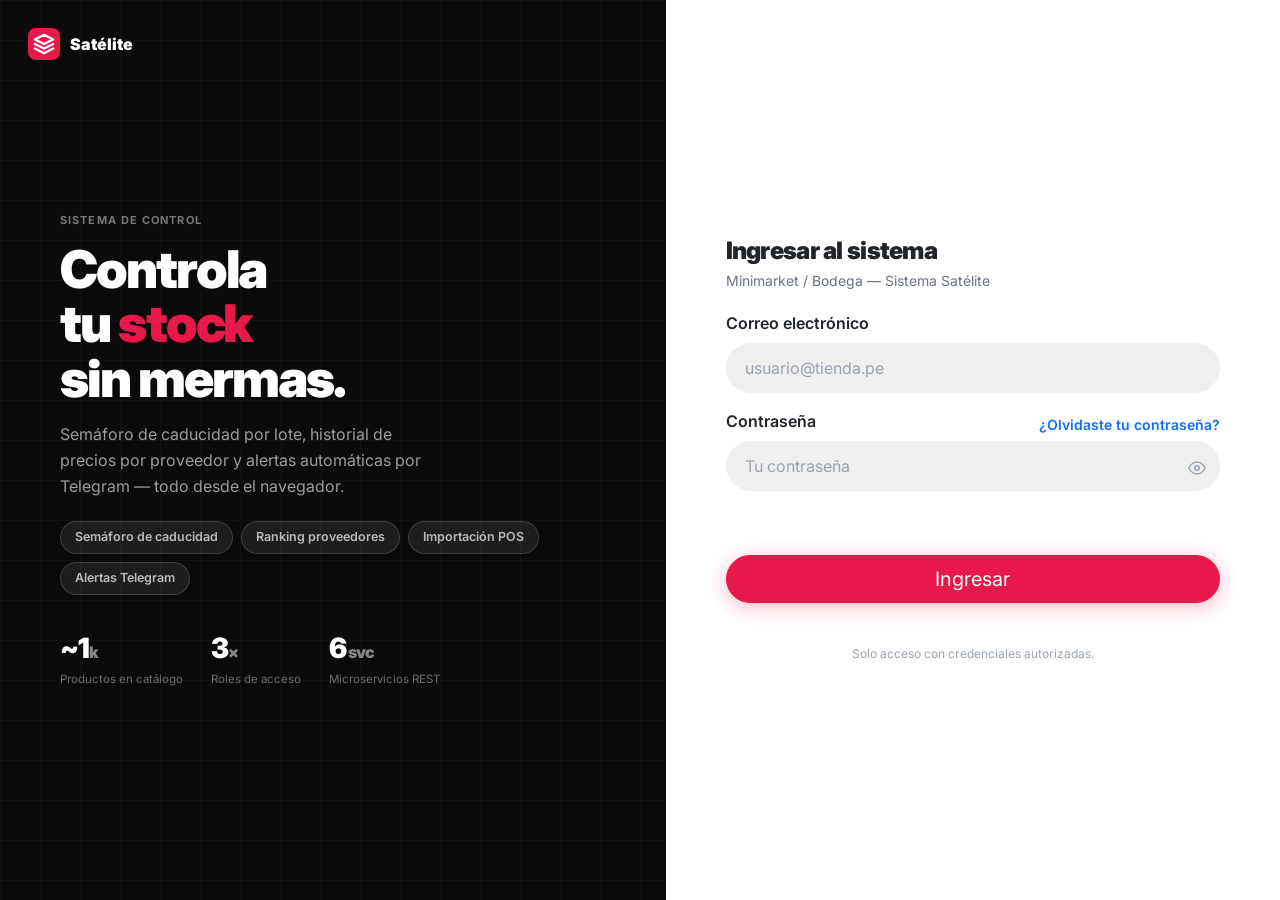
<file: frontend/pages/ranking.html>
<!DOCTYPE html>
<html lang="es">
<head>
  <meta charset="UTF-8"><meta name="viewport" content="width=device-width, initial-scale=1.0">
  <title>Ranking Precios — Sistema Satélite</title>
  <link rel="stylesheet" href="https://cdn.jsdelivr.net/npm/bootstrap@5.3.3/dist/css/bootstrap.min.css">
  <link rel="stylesheet" href="https://cdn.jsdelivr.net/npm/bootstrap-icons@1.11.3/font/bootstrap-icons.min.css">
  <link rel="stylesheet" href="../assets/css/main.css">
  <link rel="icon" type="image/svg+xml" href="../assets/images/favicon.svg">
  <script src="../assets/js/core/theme.js?v=2"></script>
</head>
<body>
<div class="sat-layout">
<aside class="barra-lateral" id="sidebar"></aside>

<header class="barra-superior">
  <div class="d-flex align-items-center gap-3">
    <div class="topbar-title">Ranking de precios</div>
  </div>
  <div class="barra-derecha">
    <button class="boton-tema" id="btn-tema" onclick="toggleTema()" title="Cambiar tema" aria-label="Cambiar tema">
      <i class="bi bi-moon" id="icono-luna"></i>
      <i class="bi bi-sun" id="icono-sol" style="display:none"></i>
    </button>
    <a href="cotizaciones.html" class="btn btn-outline-secondary btn-sm">
      <i class="bi bi-upload me-1"></i>Nueva cotización
    </a>
  </div>
</header>

<main class="sat-content">
  <div class="mb-3">
    <div class="page-eyebrow">COMPARACIÓN DE PROVEEDORES</div>
    <h1 class="page-heading">Ranking de precios por producto</h1>
    <p class="page-sub">Compara el precio de cada producto entre todos los proveedores en el período seleccionado</p>
  </div>

  <div class="barra-controles">
    <div class="control-group" style="flex:1;min-width:180px">
      <div class="control-label">Producto</div>
      <select class="form-select" id="prod-select" onchange="loadRanking()">
        <option value="">— Seleccionar producto —</option>
        <option value="7751519000017">Leche Gloria Entera 1L</option>
        <option value="7751007005512">Arroz Costeño 5kg</option>
        <option value="7751007000012">Aceite Primor 1L</option>
      </select>
    </div>
    <div class="control-group">
      <div class="control-label">Desde</div>
      <input type="date" class="form-control" id="date-from" onchange="loadRanking()">
    </div>
    <div class="control-group">
      <div class="control-label">Hasta</div>
      <input type="date" class="form-control" id="date-to" onchange="loadRanking()">
    </div>
    <div class="align-self-end">
      <button class="btn btn-danger btn-sm" onclick="loadRanking()">
        Actualizar
      </button>
    </div>
  </div>

  <!-- KPIs -->
  <div class="row g-3 mb-4" id="kpis-ranking" style="display:none">
    <div class="col-6">
      <div class="tarjeta-kpi kpi-green">
        <div class="kpi-label">Ahorro potencial</div>
        <div class="kpi-value" id="kpi-saving">—</div>
      </div>
    </div>
    <div class="col-6">
      <div class="tarjeta-kpi">
        <div class="kpi-label">Precio promedio</div>
        <div class="kpi-value kpi-brand" id="kpi-avg">—</div>
      </div>
    </div>
  </div>

  <!-- Ranking cards -->
  <div id="ranking-container"></div>
</main>
</div>

<div id="contenedor-avisos"></div>
<script src="https://cdn.jsdelivr.net/npm/bootstrap@5.3.3/dist/js/bootstrap.bundle.min.js"></script>
<script src="../assets/js/core/config.js"></script>
<script src="../assets/js/core/auth.js"></script>
<script src="../assets/js/core/ui.js"></script>
<script src="../assets/js/utils/format.js"></script>
<script src="../assets/js/components/sidebar.js"></script>
<script src="../assets/js/pages/ranking.js"></script>
</body>
</html>
</file>
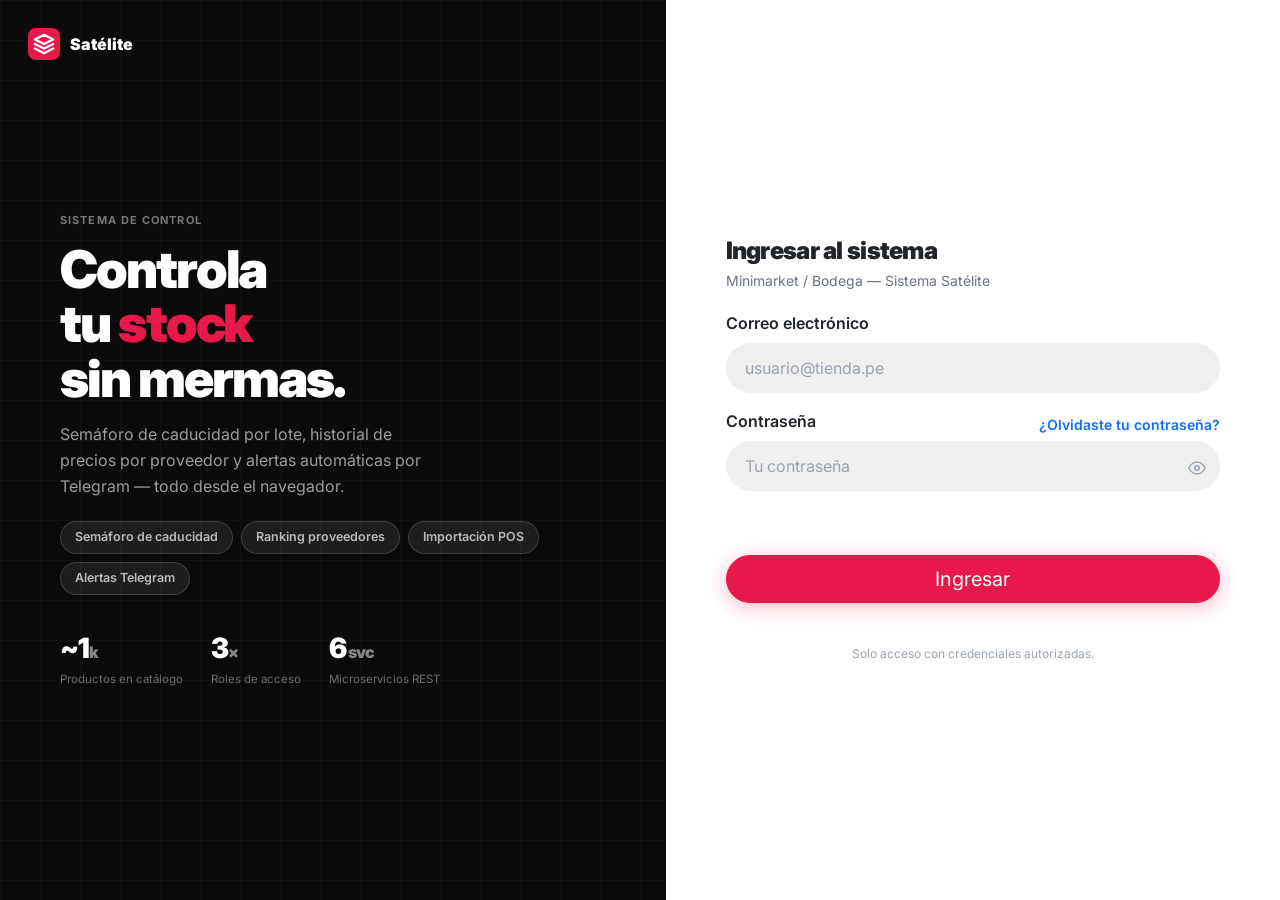
<file: frontend/pages/semaforo.html>
<!DOCTYPE html>
<html lang="es">
<head>
  <meta charset="UTF-8">
  <meta name="viewport" content="width=device-width, initial-scale=1.0">
  <title>Semáforo de Caducidad — Sistema Satélite</title>
  <link rel="stylesheet" href="https://cdn.jsdelivr.net/npm/bootstrap@5.3.3/dist/css/bootstrap.min.css">
  <link rel="stylesheet" href="https://cdn.jsdelivr.net/npm/bootstrap-icons@1.11.3/font/bootstrap-icons.min.css">
  <link rel="stylesheet" href="../assets/css/main.css">
  <link rel="icon" type="image/svg+xml" href="../assets/images/favicon.svg">
  <script src="../assets/js/core/theme.js?v=2"></script>
</head>
<body>

<div class="sat-layout">
  <aside class="barra-lateral" id="sidebar"></aside>

  <header class="barra-superior">
    <div class="d-flex align-items-center gap-3">
      <div class="topbar-title">Semáforo de Caducidad</div>
    </div>
    <div class="barra-derecha">
      <button class="boton-tema" id="btn-tema" onclick="toggleTema()" title="Cambiar tema" aria-label="Cambiar tema">
        <i class="bi bi-moon" id="icono-luna"></i>
        <i class="bi bi-sun" id="icono-sol" style="display:none"></i>
      </button>
      <div class="alerta-barra" id="alerta-barra" role="status" aria-atomic="true">
        <span class="dot-pulse dot-red"></span>
        <span id="contador-alertas"></span>
      </div>
    </div>
  </header>

  <main class="sat-content">

    <div class="mb-3">
      <div class="page-eyebrow">CONTROL DE CADUCIDAD</div>
      <h1 class="page-heading">Semáforo de caducidad</h1>
      <p class="page-sub"><span id="sem-desc">Estado de cada producto según su lote más próximo a vencer</span> · <span id="today-date"></span></p>
    </div>

    <!-- Resumen de estados: clic en un estado filtra la tabla -->
    <div class="resumen-estados" role="region" aria-label="Resumen de estados">
      <div class="estados-fila">
        <button type="button" class="estado-item rojo" onclick="setFilter('ROJO')">
          <span class="estado-num" id="kpi-rojo">—</span>
          <span><span class="estado-nombre">Rojo</span><span class="estado-desc">Vencen en 7 días o menos</span></span>
        </button>
        <button type="button" class="estado-item amarillo" onclick="setFilter('AMARILLO')">
          <span class="estado-num" id="kpi-amarillo">—</span>
          <span><span class="estado-nombre">Amarillo</span><span class="estado-desc">Vencen en 8 a 30 días</span></span>
        </button>
        <button type="button" class="estado-item verde" onclick="setFilter('VERDE')">
          <span class="estado-num" id="kpi-verde">—</span>
          <span><span class="estado-nombre">Verde</span><span class="estado-desc">Más de 30 días</span></span>
        </button>
      </div>
      <div class="barra-proporcion" aria-hidden="true">
        <span class="rojo" id="prop-rojo"></span><span class="amarillo" id="prop-amarillo"></span><span class="verde" id="prop-verde"></span>
      </div>
    </div>

    <!-- Filter bar -->
    <div class="barra-filtros">
      <div class="barra-busqueda">
        <i class="bi bi-search text-muted"></i>
        <input type="text" id="search-input" placeholder="Buscar producto o proveedor…" oninput="filterTable(this.value)">
      </div>

      <span class="d-flex gap-1">
        <button class="chip-filtro active" data-vista="producto" onclick="setVista('producto')">Por producto</button>
        <button class="chip-filtro"        data-vista="lote"     onclick="setVista('lote')">Por lote</button>
      </span>

      <button class="chip-filtro active-all" data-filter="TODOS" onclick="setFilter('TODOS')">Todos</button>
      <button class="chip-filtro"            data-filter="ROJO"     onclick="setFilter('ROJO')">
        <span class="dot-pulse dot-red"></span> ROJO
      </button>
      <button class="chip-filtro"            data-filter="AMARILLO" onclick="setFilter('AMARILLO')">
        <span class="dot-pulse dot-yellow"></span> AMARILLO
      </button>
      <button class="chip-filtro"            data-filter="VERDE"    onclick="setFilter('VERDE')">
        <span style="width:7px;height:7px;border-radius:50%;background:var(--sem-green);display:inline-block"></span> VERDE
      </button>

      <button class="btn btn-danger btn-sm" onclick="exportCSV()">
        <i class="bi bi-download me-1"></i>Exportar CSV
      </button>
    </div>

    <!-- Main table -->
    <div class="table-responsive">
      <table class="table table-hover align-middle" aria-label="Tabla semáforo de caducidad">
        <thead class="table-light" id="sem-thead"></thead>
        <tbody id="lotes-tbody">
          <tr><td colspan="9" class="text-center py-4 text-muted small">Cargando…</td></tr>
        </tbody>
      </table>

      <div class="d-flex justify-content-between align-items-center px-3 py-2 border-top small text-muted">
        <span id="total-count"></span>
        <span id="valor-total" class="fw-bold text-dark"></span>
      </div>
    </div>

  </main>
</div>

<div id="contenedor-avisos"></div>

<script src="https://cdn.jsdelivr.net/npm/bootstrap@5.3.3/dist/js/bootstrap.bundle.min.js"></script>
<script src="../assets/js/core/config.js"></script>
<script src="../assets/js/core/auth.js"></script>
<script src="../assets/js/core/ui.js"></script>
<script src="../assets/js/utils/format.js"></script>
<script src="../assets/js/components/sidebar.js"></script>
<script src="../assets/js/pages/semaforo.js"></script>
</body>
</html>
</file>
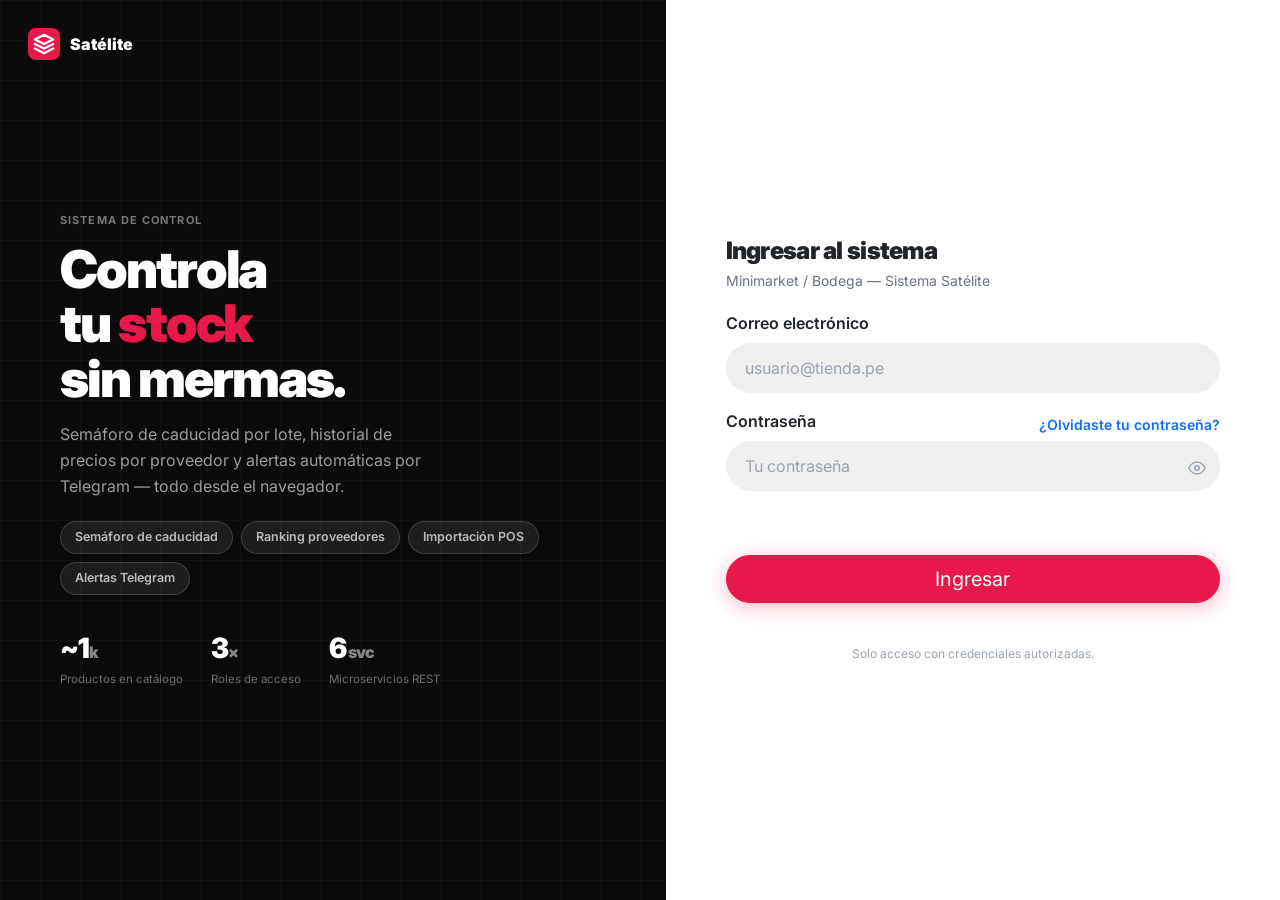
<file: frontend/pages/usuarios.html>
<!DOCTYPE html>
<html lang="es">
<head>
  <meta charset="UTF-8"><meta name="viewport" content="width=device-width, initial-scale=1.0">
  <title>Usuarios — Sistema Satélite</title>
  <link rel="stylesheet" href="https://cdn.jsdelivr.net/npm/bootstrap@5.3.3/dist/css/bootstrap.min.css">
  <link rel="stylesheet" href="https://cdn.jsdelivr.net/npm/bootstrap-icons@1.11.3/font/bootstrap-icons.min.css">
  <link rel="stylesheet" href="../assets/css/main.css">
  <link rel="icon" type="image/svg+xml" href="../assets/images/favicon.svg">
  <script src="../assets/js/core/theme.js?v=2"></script>
</head>
<body>
<div class="sat-layout">
<aside class="barra-lateral" id="sidebar"></aside>

<header class="barra-superior">
  <div class="d-flex align-items-center gap-3">
    <div class="topbar-title">Gestión de usuarios</div>
  </div>
  <div class="barra-derecha" id="admin-btn-wrap">
    <button class="boton-tema" id="btn-tema" onclick="toggleTema()" title="Cambiar tema">
      <i class="bi bi-moon" id="icono-luna"></i>
      <i class="bi bi-sun" id="icono-sol" style="display:none"></i>
    </button>
    <button class="btn btn-danger btn-sm" onclick="openNew()">+ Nuevo usuario</button>
  </div>
</header>

<main class="sat-content">
  <div class="mb-3">
    <div class="page-eyebrow">ADMINISTRACIÓN</div>
    <h1 class="page-heading">Usuarios del sistema</h1>
    <p class="page-sub">Solo el rol ADMINISTRADOR puede gestionar usuarios · <span id="today-date"></span></p>
  </div>

  <!-- Access control banner -->
  <div id="aviso-acceso" style="display:none" class="aviso-acceso">
    <i class="bi bi-info-circle-fill"></i>
    Solo los administradores pueden crear, editar o eliminar usuarios. Vista de solo lectura.
  </div>

  <div class="barra-filtros">
    <div class="contenedor-busqueda">
      <i class="bi bi-search text-muted"></i>
      <input type="text" id="search" placeholder="Buscar por nombre, email o rol…" oninput="filterUsers(this.value)">
    </div>
    <select class="form-select" id="role-filter" style="width:160px;border-radius:100px!important" onchange="setRoleFilter(this.value)">
      <option value="">Todos los roles</option>
      <option value="ADMIN">Administrador</option>
      <option value="ANALISTA">Analista</option>
      <option value="OPERADOR">Operador</option>
    </select>
  </div>

  <div class="table-responsive mb-4">
    <table class="table table-hover align-middle">
      <thead class="table-light"><tr>
        <th>Usuario</th><th>Email</th><th>Rol</th><th>Estado</th><th>Último acceso</th><th>Acciones</th>
      </tr></thead>
      <tbody id="users-tbody"></tbody>
    </table>
    <div class="px-3 py-2 border-top small text-muted" id="count-lbl"></div>
  </div>

  <!-- Permissions table -->
  <div class="mt-4">
    <h2 class="fw-bold mb-3" style="font-size:16px">Matriz de permisos</h2>
    <div class="table-responsive">
      <table class="table table-hover align-middle tabla-permisos">
        <thead class="table-light"><tr>
          <th>Módulo / Acción</th>
          <th class="text-center">ADMINISTRADOR</th>
          <th class="text-center">ANALISTA</th>
          <th class="text-center">OPERADOR</th>
        </tr></thead>
        <tbody>
          <tr><td>Ver dashboard</td><td class="text-center permiso-si">✓</td><td class="text-center permiso-si">✓</td><td class="text-center permiso-si">✓</td></tr>
          <tr><td>Ver semáforo / lotes</td><td class="text-center permiso-si">✓</td><td class="text-center permiso-si">✓</td><td class="text-center permiso-si">✓</td></tr>
          <tr><td>Registrar nuevo lote</td><td class="text-center permiso-si">✓</td><td class="text-center permiso-si">✓</td><td class="text-center permiso-no">—</td></tr>
          <tr><td>Editar / eliminar lote</td><td class="text-center permiso-si">✓</td><td class="text-center permiso-no">—</td><td class="text-center permiso-no">—</td></tr>
          <tr><td>Importar catálogo .xlsx</td><td class="text-center permiso-si">✓</td><td class="text-center permiso-si">✓</td><td class="text-center permiso-no">—</td></tr>
          <tr><td>Ver ranking de precios</td><td class="text-center permiso-si">✓</td><td class="text-center permiso-si">✓</td><td class="text-center permiso-no">—</td></tr>
          <tr><td>Subir cotización PDF</td><td class="text-center permiso-si">✓</td><td class="text-center permiso-si">✓</td><td class="text-center permiso-no">—</td></tr>
          <tr><td>Confirmar precios</td><td class="text-center permiso-si">✓</td><td class="text-center permiso-no">—</td><td class="text-center permiso-no">—</td></tr>
          <tr><td>Ver reportes / ahorro</td><td class="text-center permiso-si">✓</td><td class="text-center permiso-si">✓</td><td class="text-center permiso-no">—</td></tr>
          <tr><td>Configurar alertas Telegram</td><td class="text-center permiso-si">✓</td><td class="text-center permiso-no">—</td><td class="text-center permiso-no">—</td></tr>
          <tr><td>Gestionar usuarios</td><td class="text-center permiso-si">✓</td><td class="text-center permiso-no">—</td><td class="text-center permiso-no">—</td></tr>
        </tbody>
      </table>
    </div>
  </div>
</main>
</div>

<!-- MODAL nuevo/editar usuario -->
<div class="fondo-modal" id="user-modal">
  <div class="sat-modal">
    <div class="modal-header-dark"><h3 id="modal-title">Nuevo usuario</h3><button class="modal-close-btn" onclick="closeModal('user-modal')">✕</button></div>
    <div class="modal-body">
      <form id="user-form" onsubmit="return false">
      <div class="grilla-formulario">
        <div class="mb-3 grupo-campo full">
          <label class="form-label fw-semibold">Nombre completo *</label>
          <input type="text" class="form-control" id="u-nombre" placeholder="Juan Rodríguez">
        </div>
        <div class="mb-3 grupo-campo full">
          <label class="form-label fw-semibold">Usuario *</label>
          <input type="text" class="form-control" id="u-username" placeholder="jrodriguez">
        </div>
        <div class="mb-3 grupo-campo">
          <label class="form-label fw-semibold">Rol *</label>
          <select class="form-select" id="u-rol">
            <option value="">— Seleccionar —</option>
            <option value="ADMIN">ADMIN</option>
            <option value="ANALISTA">ANALISTA</option>
            <option value="OPERADOR">OPERADOR</option>
          </select>
        </div>
        <div class="mb-3 grupo-campo">
          <label class="form-label fw-semibold">Estado</label>
          <select class="form-select" id="u-estado">
            <option value="ACTIVO">Activo</option>
            <option value="INACTIVO">Inactivo</option>
          </select>
        </div>
        <div class="mb-3 grupo-campo full" id="pw-row">
          <label class="form-label fw-semibold">Contraseña temporal *</label>
          <input type="password" class="form-control" id="u-password" placeholder="Min. 8 caracteres">
          <div class="form-hint">El usuario deberá cambiarla en su primer acceso.</div>
        </div>
      </div>
      </form>
    </div>
    <div class="modal-footer">
      <button class="btn btn-outline-secondary" onclick="closeModal('user-modal')">Cancelar</button>
      <button class="btn btn-danger" onclick="saveUser()">Guardar usuario</button>
    </div>
  </div>
</div>

<!-- MODAL confirmar eliminación -->
<div class="fondo-modal" id="delete-modal">
  <div class="sat-modal" style="max-width:400px">
    <div class="modal-header-dark"><h3>Confirmar eliminación</h3><button class="modal-close-btn" onclick="closeModal('delete-modal')">✕</button></div>
    <div class="modal-body">
      <p style="font-size:14px;color:#374151">¿Estás seguro de que deseas eliminar al usuario <strong id="delete-name"></strong>? Esta acción no se puede deshacer.</p>
    </div>
    <div class="modal-footer">
      <button class="btn btn-outline-secondary" onclick="closeModal('delete-modal')">Cancelar</button>
      <button class="btn btn-danger" onclick="confirmDelete()">Sí, eliminar</button>
    </div>
  </div>
</div>

<div id="contenedor-avisos"></div>
<script src="https://cdn.jsdelivr.net/npm/bootstrap@5.3.3/dist/js/bootstrap.bundle.min.js"></script>
<script src="../assets/js/core/config.js"></script>
<script src="../assets/js/core/auth.js"></script>
<script src="../assets/js/core/ui.js"></script>
<script src="../assets/js/utils/format.js"></script>
<script src="../assets/js/components/sidebar.js"></script>
<script src="../assets/js/pages/usuarios.js"></script>
</body>
</html>
</file>
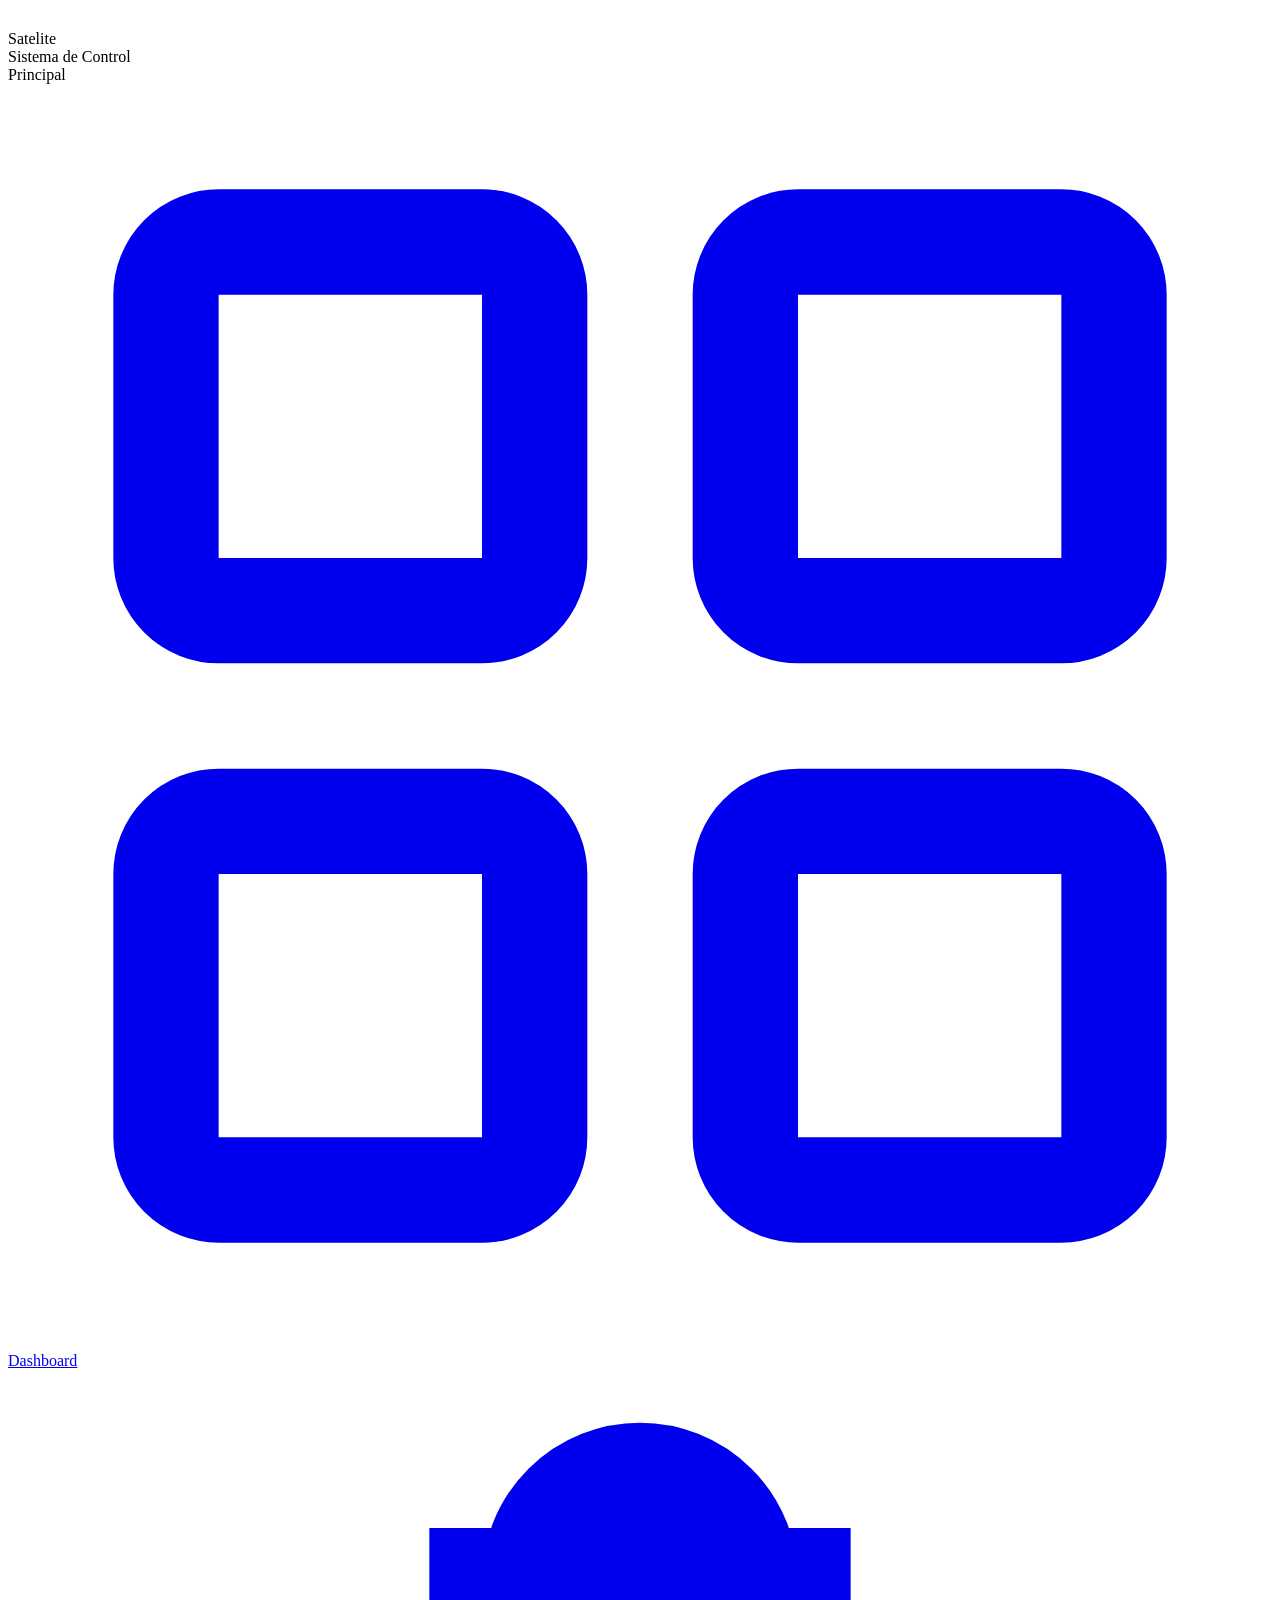
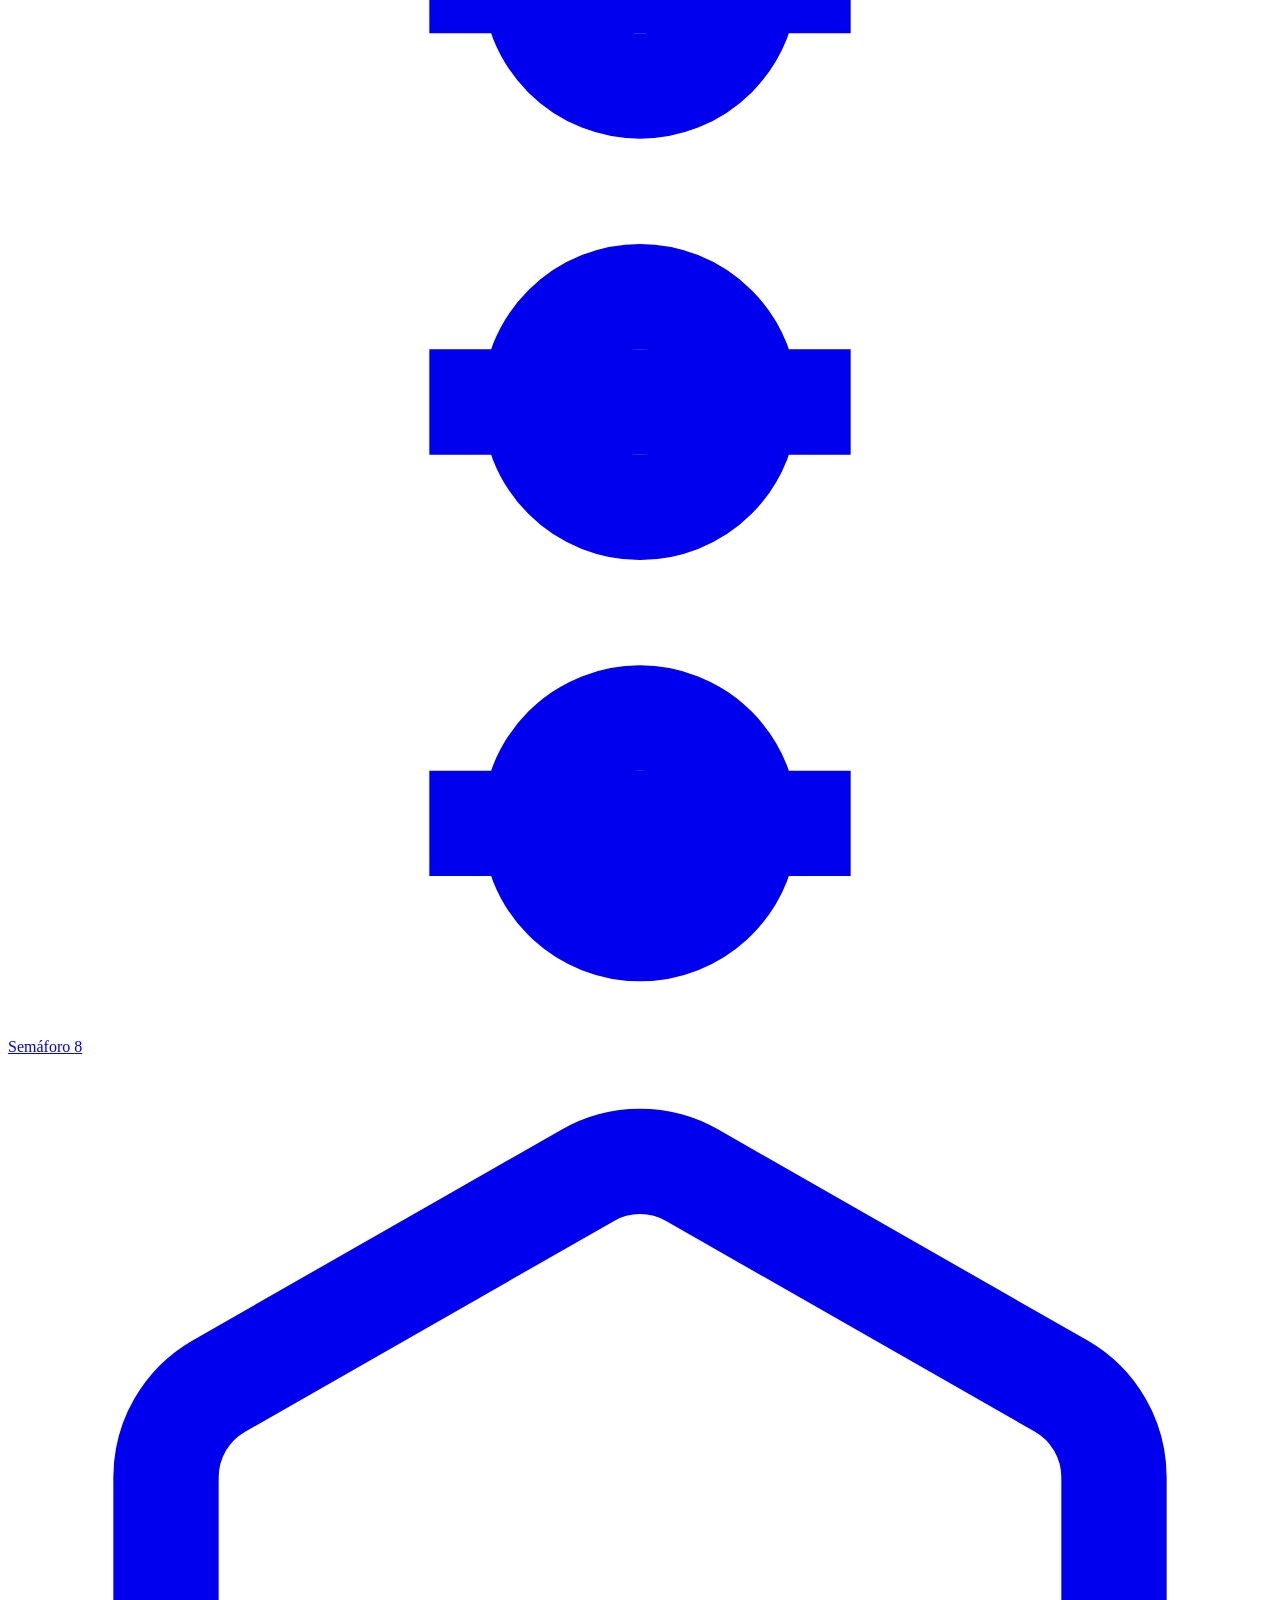
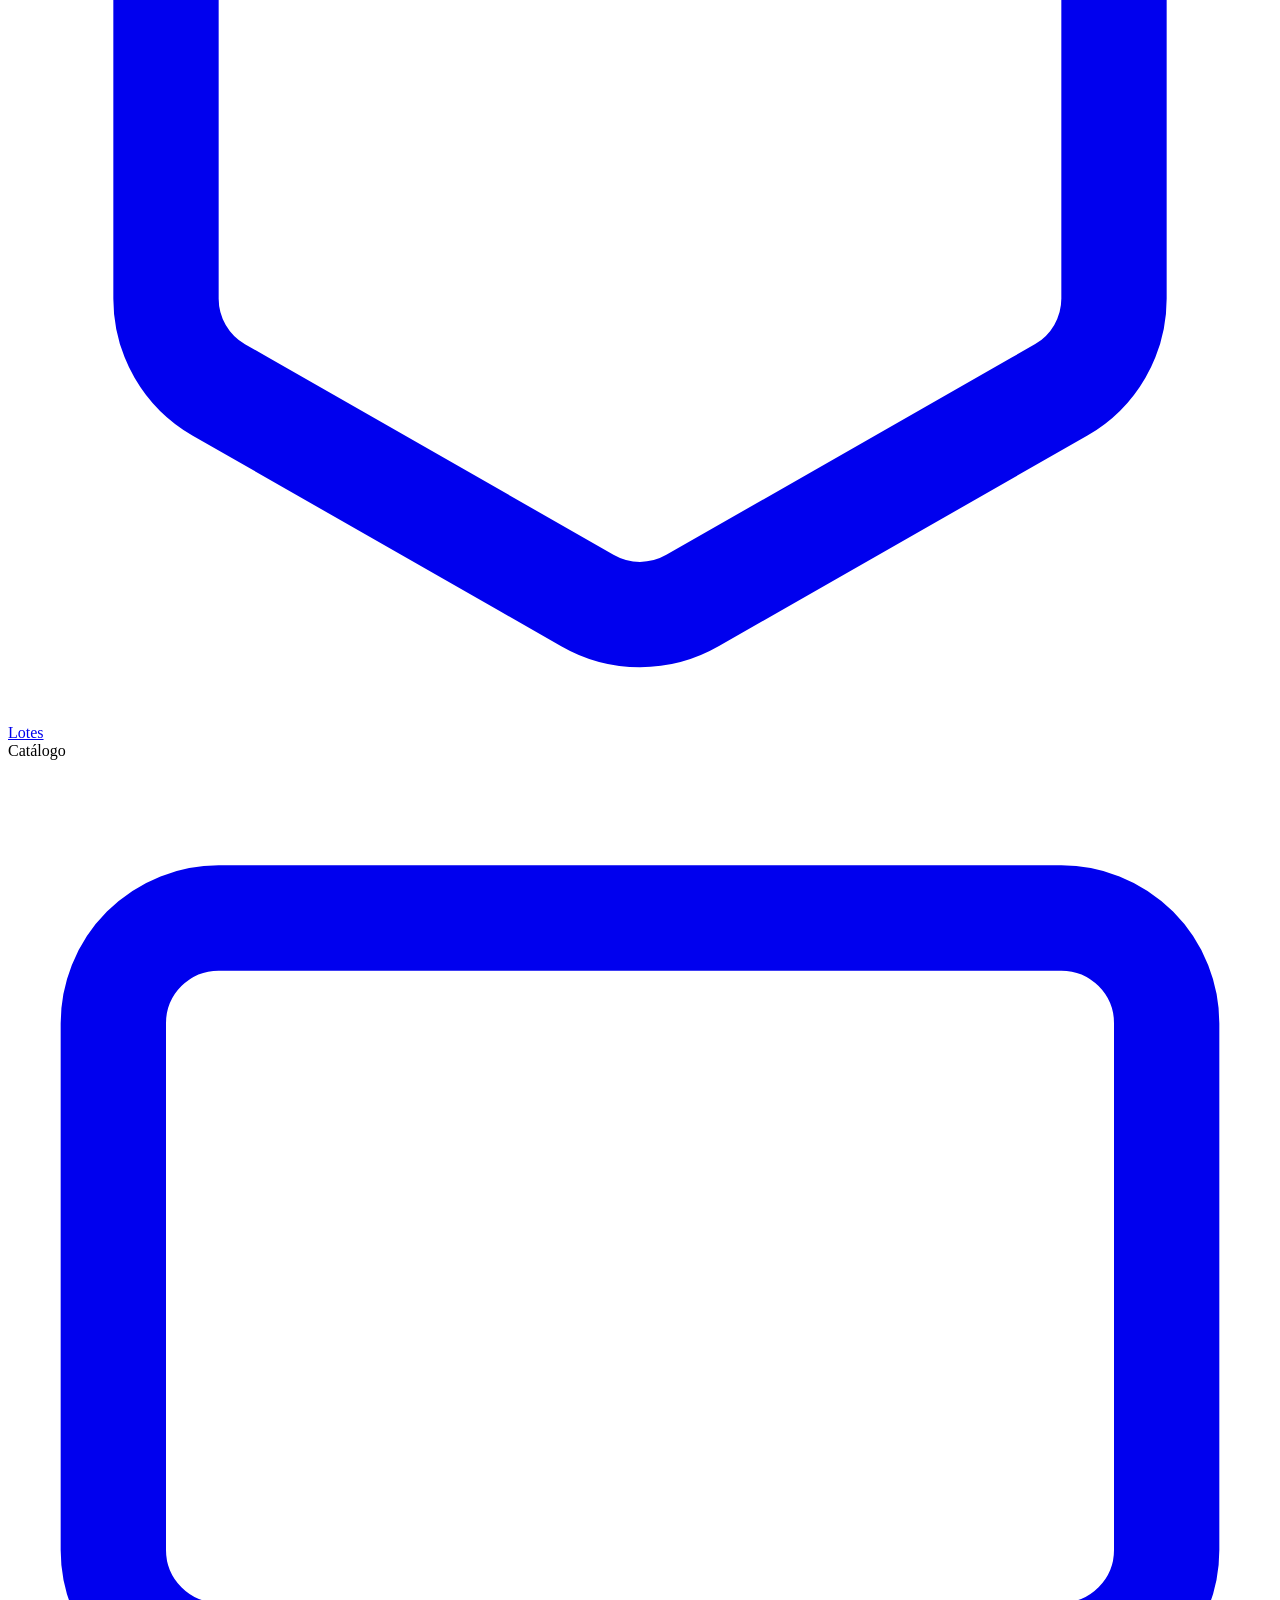
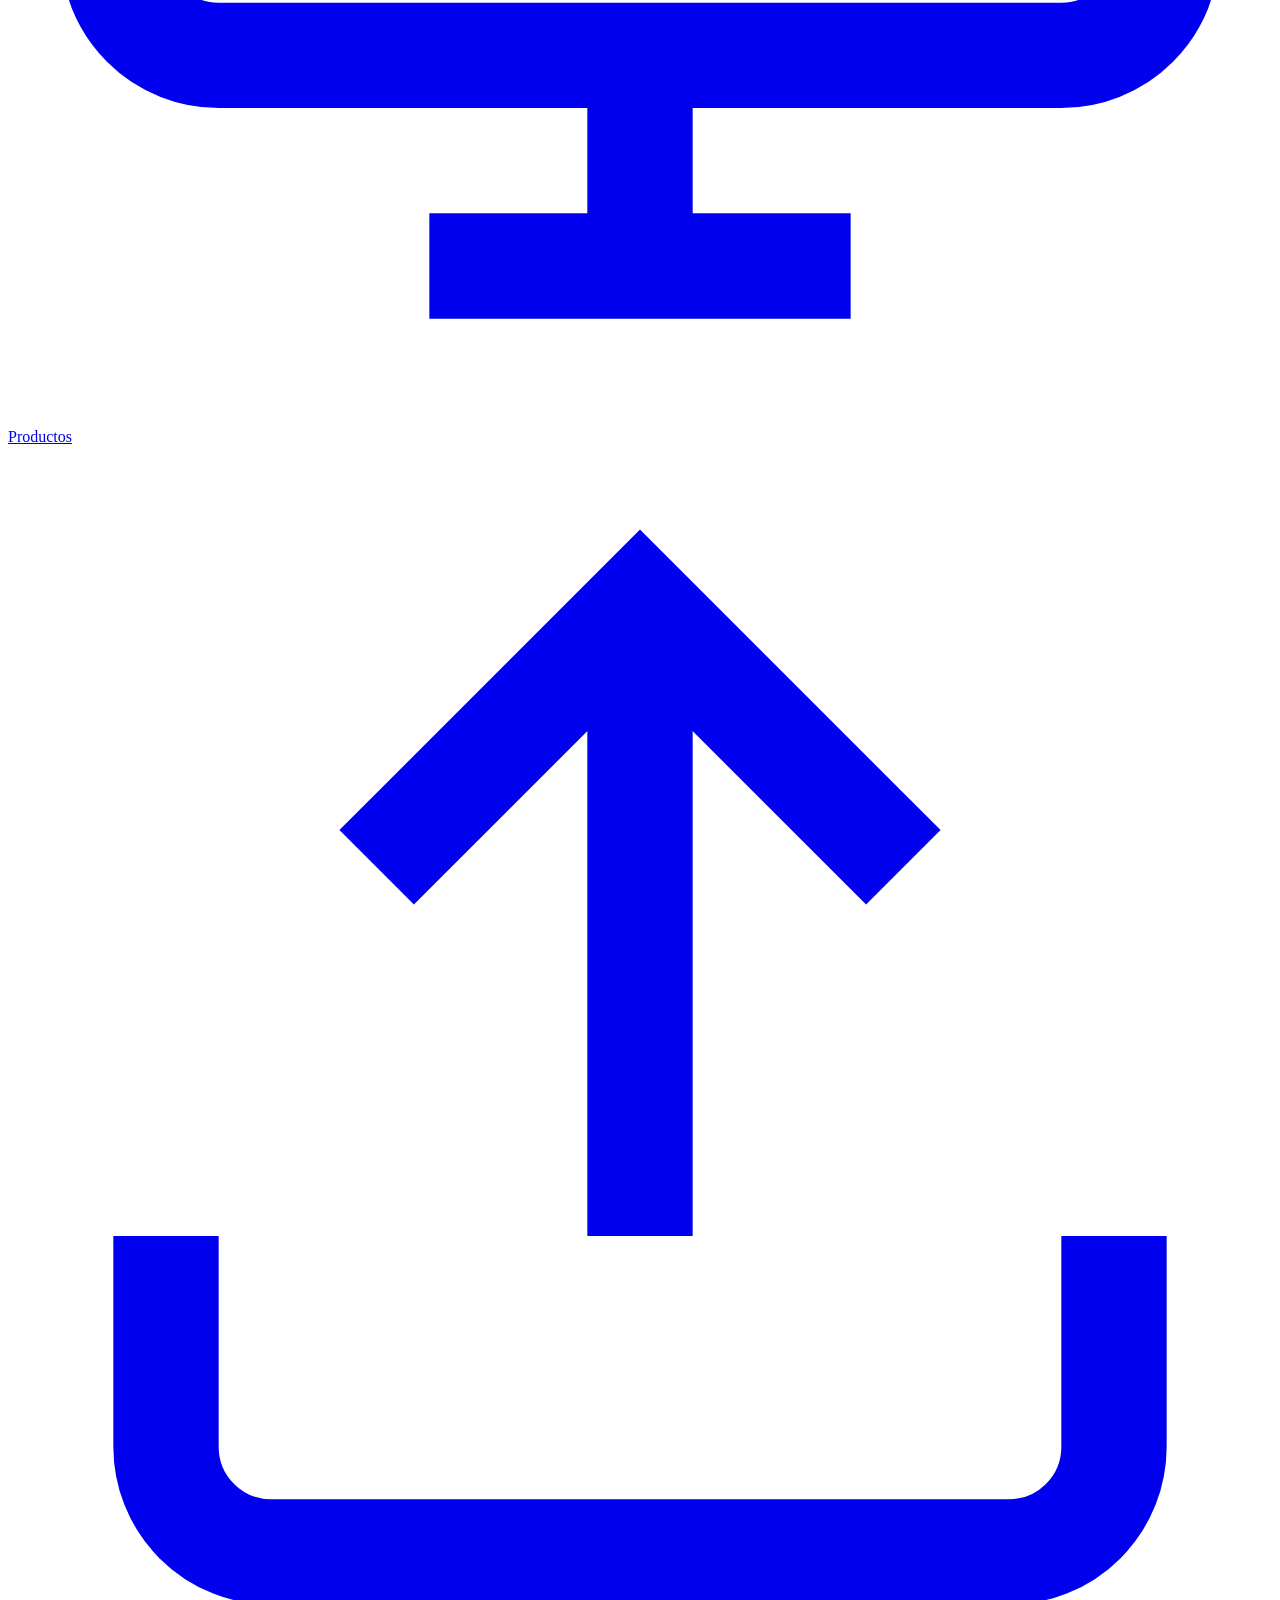
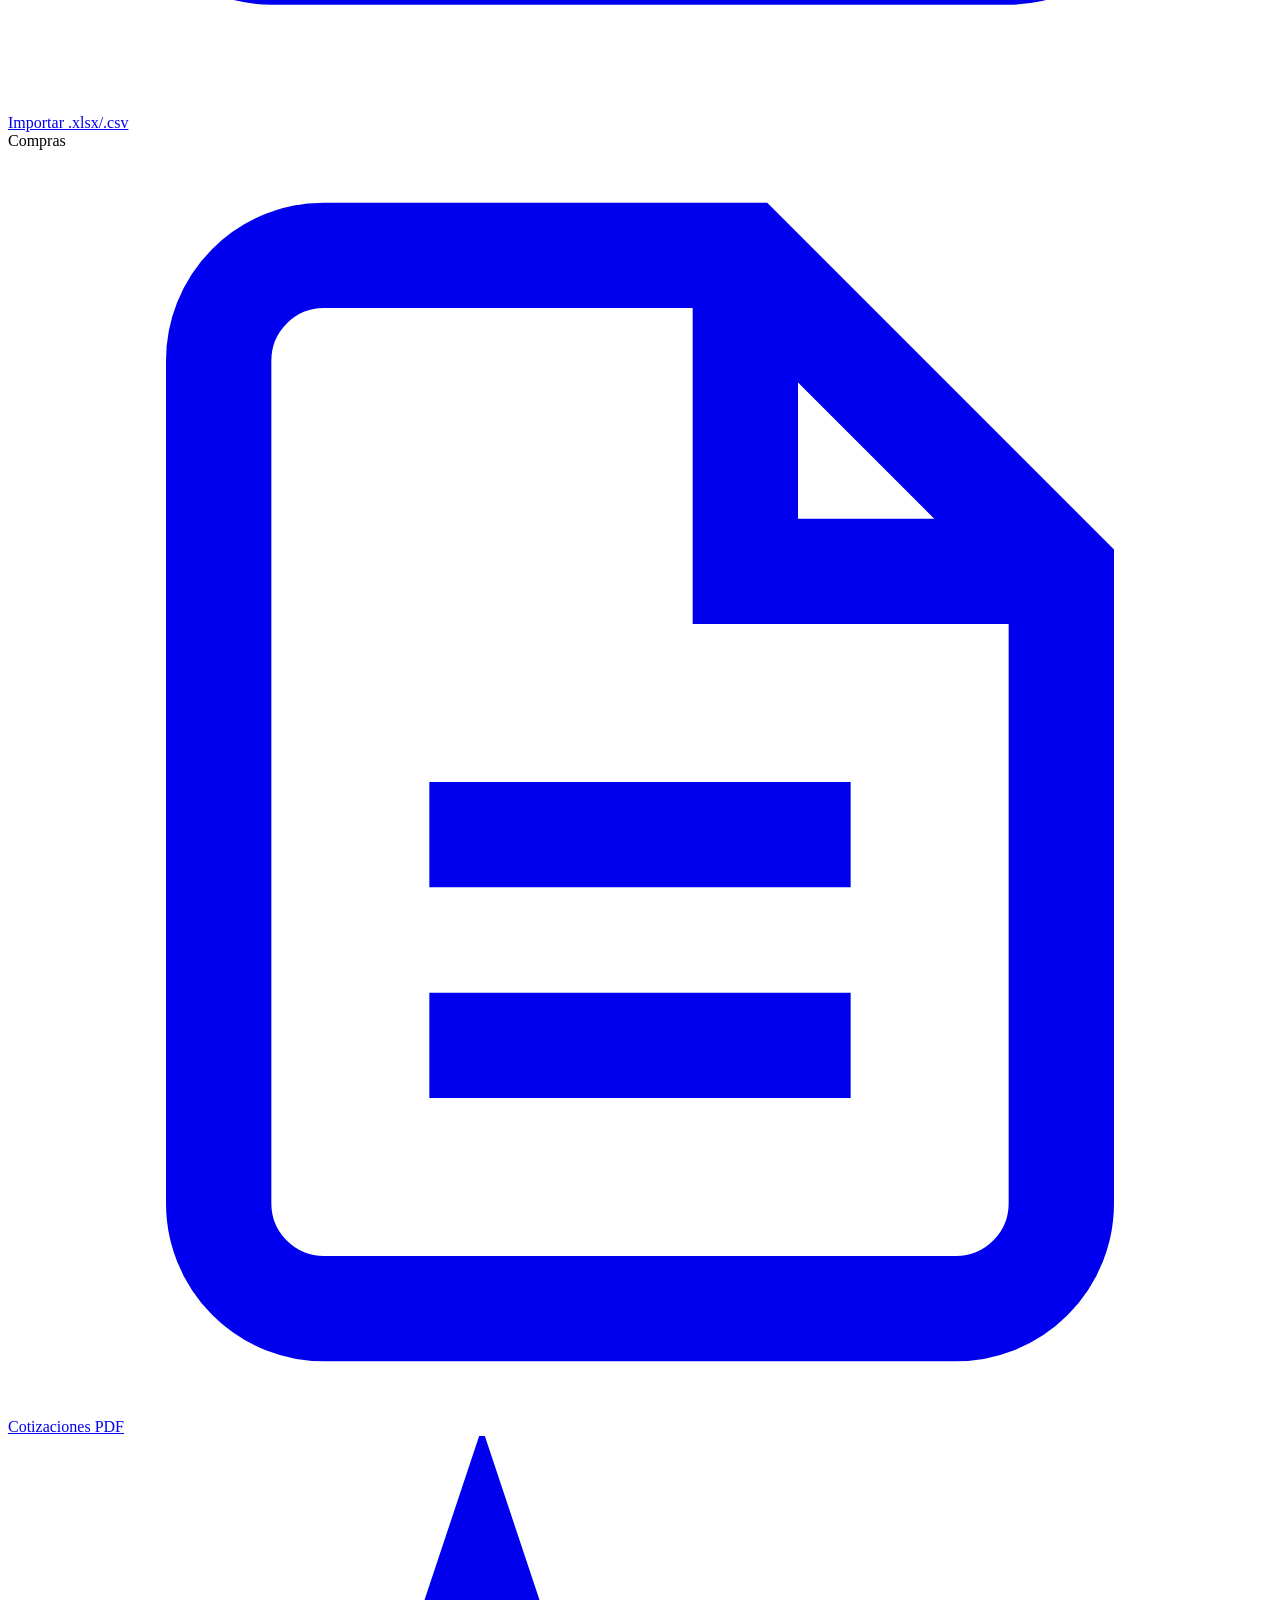
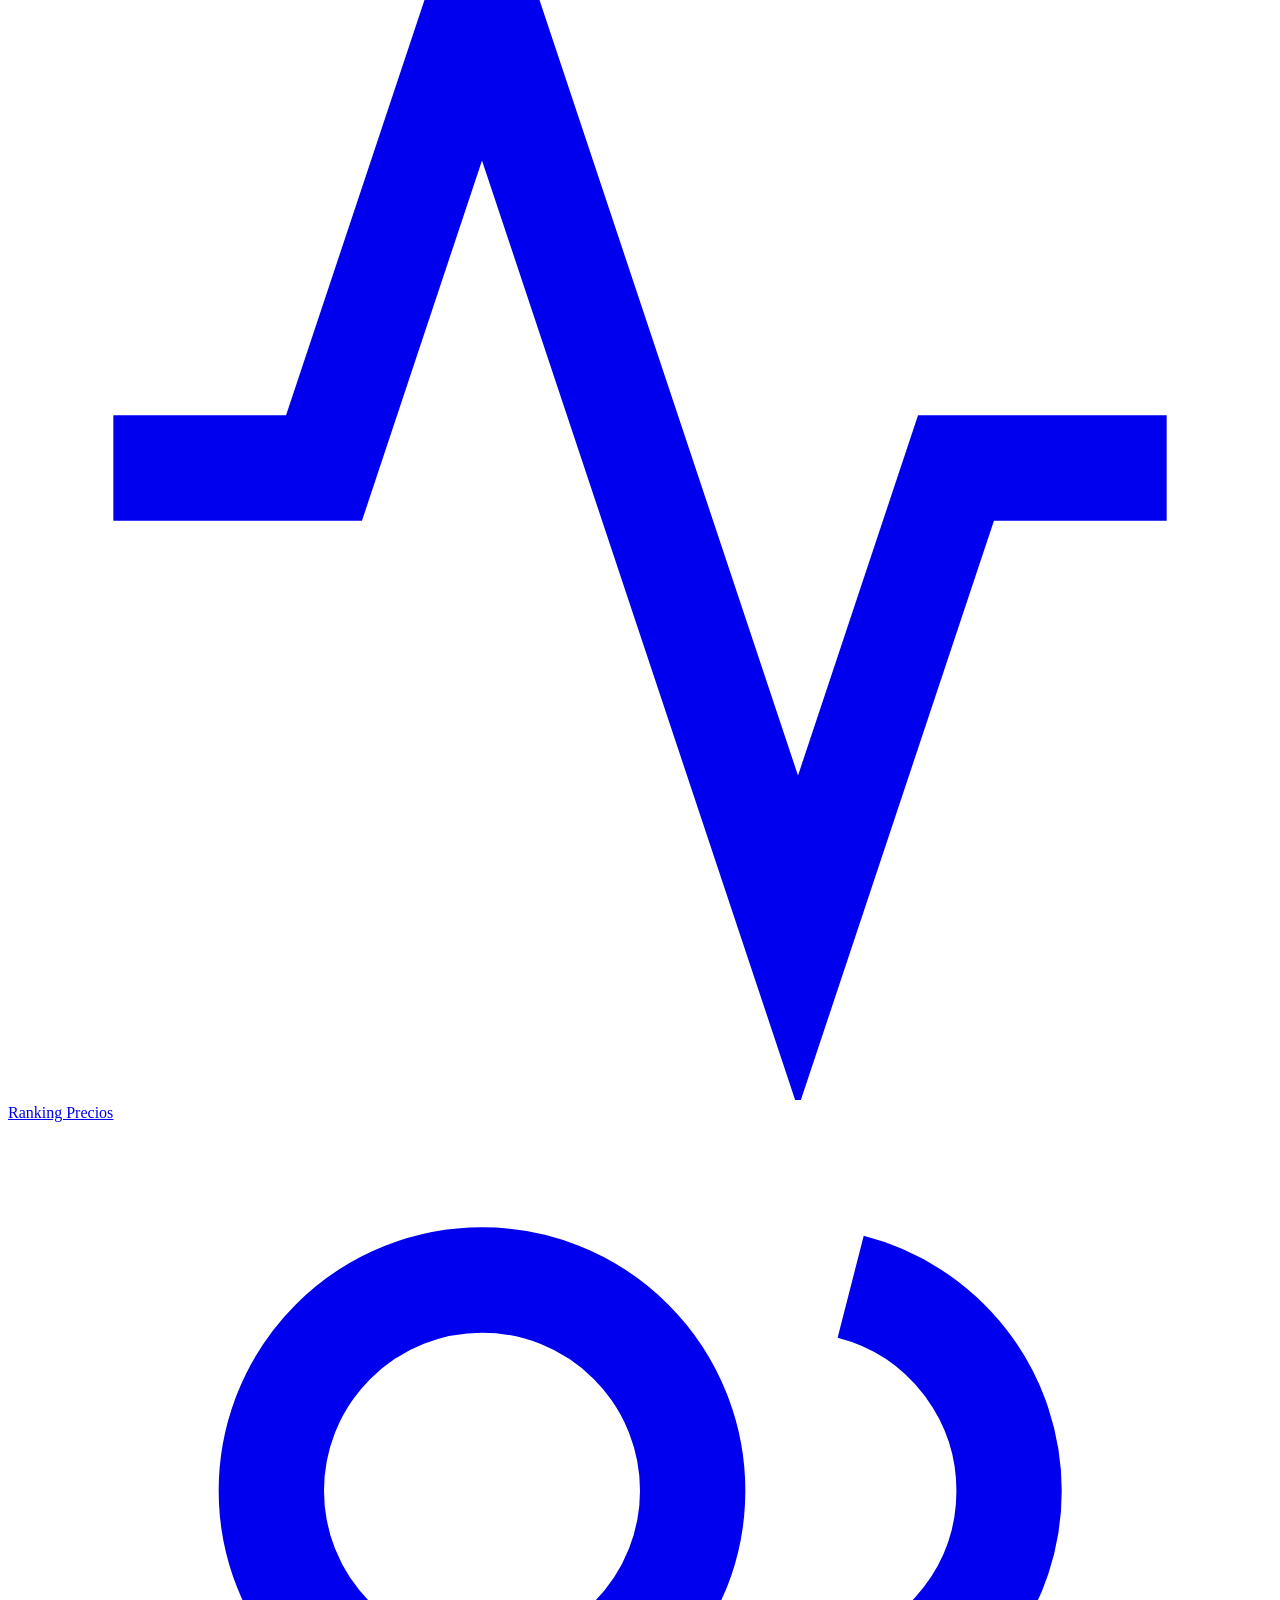
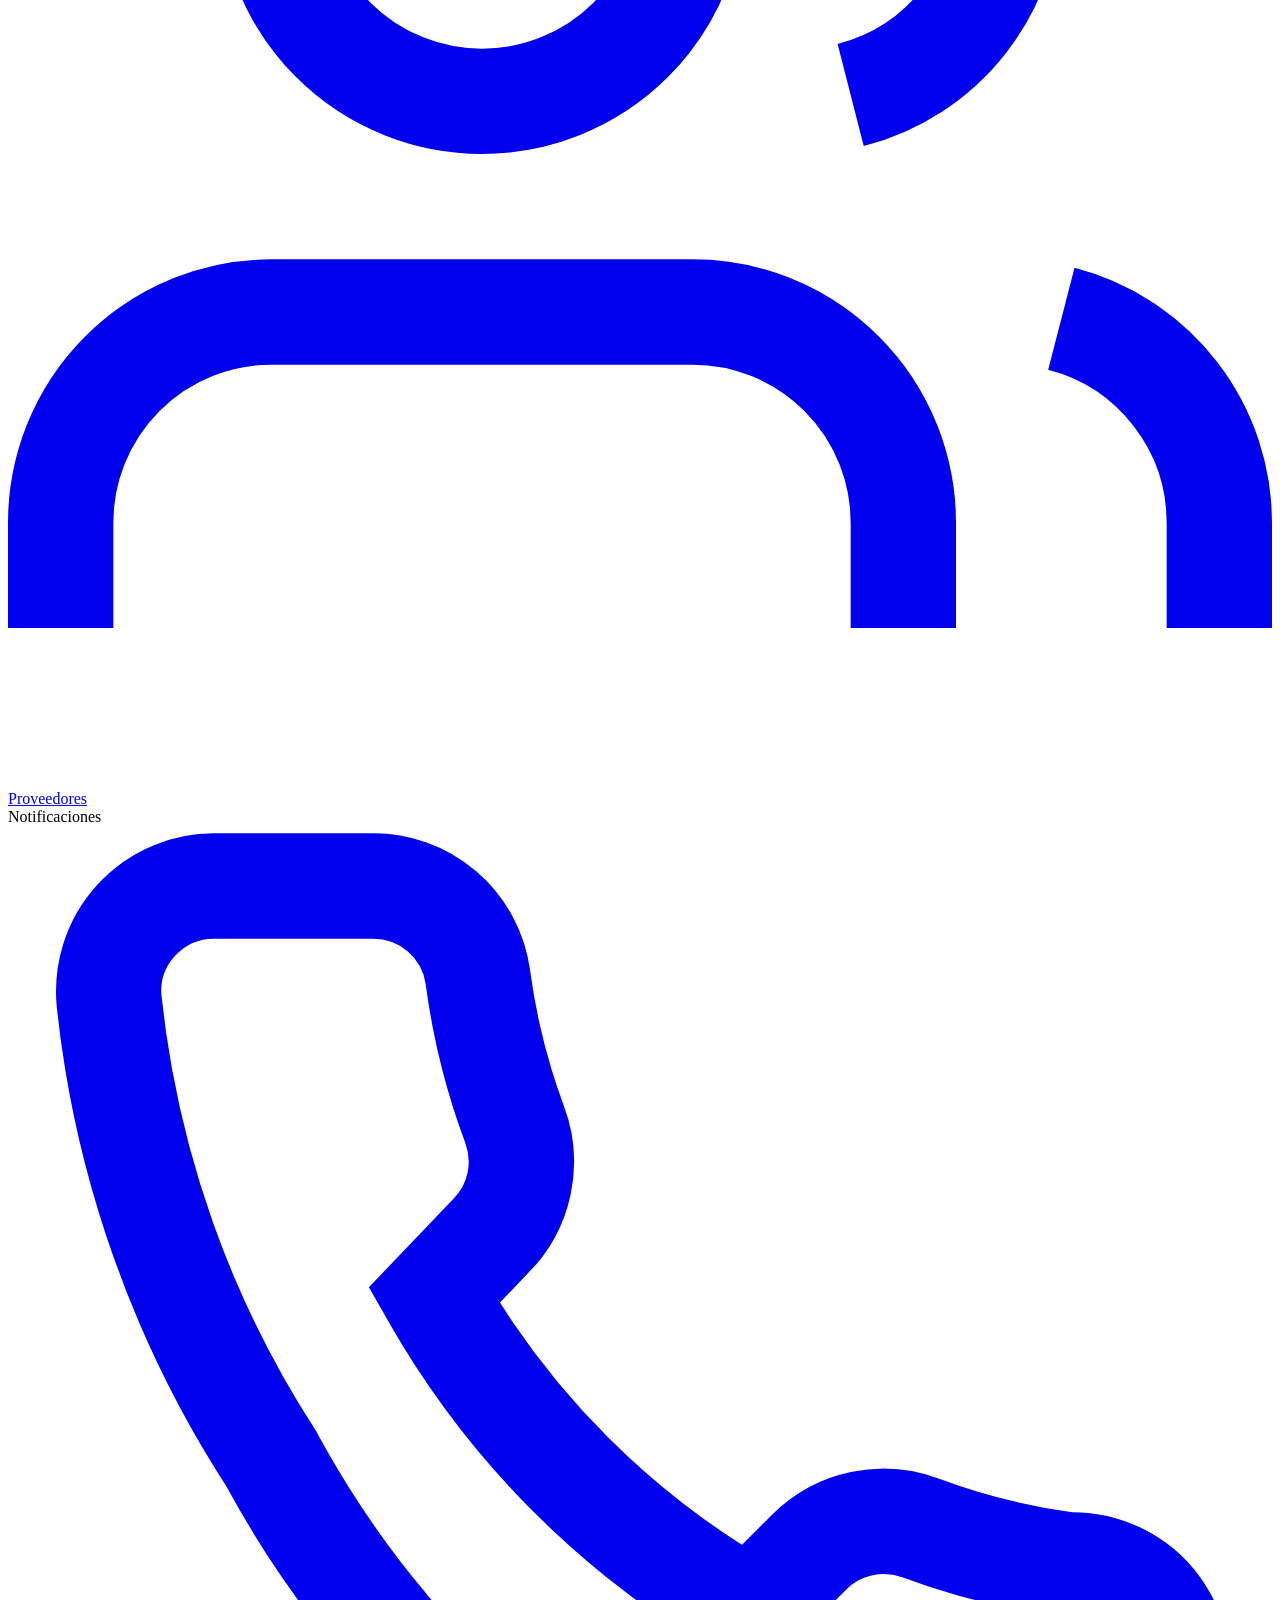
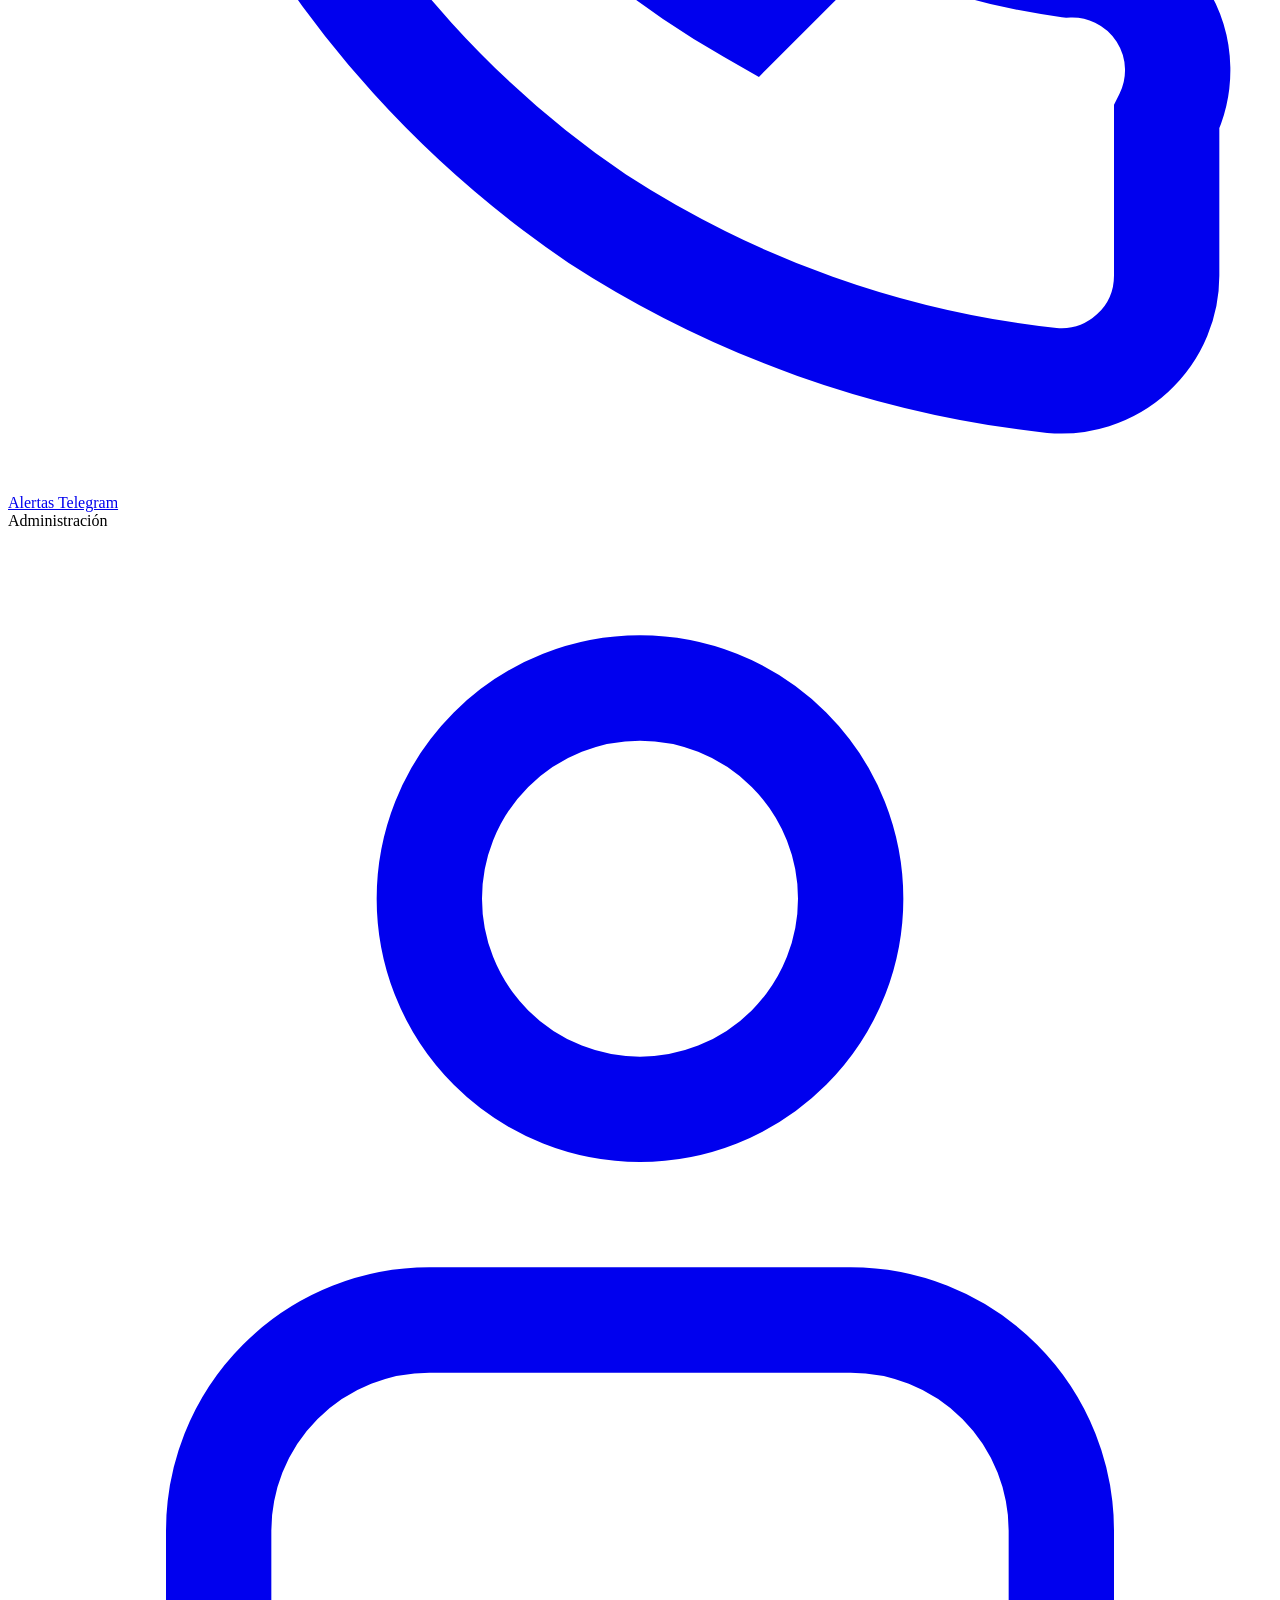
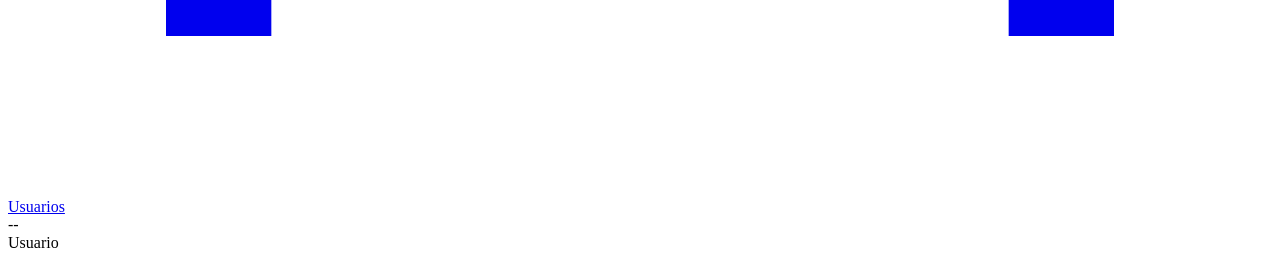
<file: frontend/partials/sidebar.html>
<!DOCTYPE html>
<html lang="es">
<head>
  <meta charset="UTF-8">
  <title>Componente — Barra lateral</title>
</head>
<body>

  <!-- LOGO -->
  <div class="logo-barra">
    <div class="logo-barra-icon">
      <img src="../assets/images/logo.svg" alt="" width="18" height="18">
    </div>
    <div class="logo-barra-text">
      <div class="brand-name">Satelite</div>
      <div class="brand-sub">Sistema de Control</div>
    </div>
  </div>

  <!-- MENÚ -->
  <nav class="sidebar-nav">
    <div class="seccion-nav">
      <div class="seccion-etiqueta-nav">Principal</div>
      <a href="dashboard.html" class="nav-link">
        <svg class="icono-nav" viewBox="0 0 24 24" fill="none" stroke="currentColor" stroke-width="2"><rect x="3" y="3" width="7" height="7" rx="1"/><rect x="14" y="3" width="7" height="7" rx="1"/><rect x="3" y="14" width="7" height="7" rx="1"/><rect x="14" y="14" width="7" height="7" rx="1"/></svg>
        Dashboard
      </a>
      <a href="semaforo.html" class="nav-link">
        <svg class="icono-nav" viewBox="0 0 24 24" fill="none" stroke="currentColor" stroke-width="2"><circle cx="12" cy="4" r="2"/><circle cx="12" cy="12" r="2"/><circle cx="12" cy="20" r="2"/><path d="M8 4h8M8 12h8M8 20h8"/></svg>
        Semáforo
        <span class="nav-badge" id="nb-rojo">8</span>
      </a>
      <a href="lotes.html" class="nav-link">
        <svg class="icono-nav" viewBox="0 0 24 24" fill="none" stroke="currentColor" stroke-width="2"><path d="M21 16V8a2 2 0 0 0-1-1.73l-7-4a2 2 0 0 0-2 0l-7 4A2 2 0 0 0 3 8v8a2 2 0 0 0 1 1.73l7 4a2 2 0 0 0 2 0l7-4A2 2 0 0 0 21 16z"/></svg>
        Lotes
      </a>
    </div>

    <div class="seccion-nav">
      <div class="seccion-etiqueta-nav">Catálogo</div>
      <a href="productos.html" class="nav-link">
        <svg class="icono-nav" viewBox="0 0 24 24" fill="none" stroke="currentColor" stroke-width="2"><rect x="2" y="3" width="20" height="14" rx="2"/><line x1="8" y1="21" x2="16" y2="21"/><line x1="12" y1="17" x2="12" y2="21"/></svg>
        Productos
      </a>
      <a href="importar.html" class="nav-link">
        <svg class="icono-nav" viewBox="0 0 24 24" fill="none" stroke="currentColor" stroke-width="2"><path d="M21 15v4a2 2 0 0 1-2 2H5a2 2 0 0 1-2-2v-4"/><polyline points="17 8 12 3 7 8"/><line x1="12" y1="3" x2="12" y2="15"/></svg>
        Importar .xlsx/.csv
      </a>
    </div>

    <div class="seccion-nav">
      <div class="seccion-etiqueta-nav">Compras</div>
      <a href="cotizaciones.html" class="nav-link">
        <svg class="icono-nav" viewBox="0 0 24 24" fill="none" stroke="currentColor" stroke-width="2"><path d="M14 2H6a2 2 0 0 0-2 2v16a2 2 0 0 0 2 2h12a2 2 0 0 0 2-2V8z"/><polyline points="14 2 14 8 20 8"/><line x1="16" y1="13" x2="8" y2="13"/><line x1="16" y1="17" x2="8" y2="17"/></svg>
        Cotizaciones PDF
      </a>
      <a href="ranking.html" class="nav-link">
        <svg class="icono-nav" viewBox="0 0 24 24" fill="none" stroke="currentColor" stroke-width="2"><polyline points="22 12 18 12 15 21 9 3 6 12 2 12"/></svg>
        Ranking Precios
      </a>
      <a href="proveedores.html" class="nav-link">
        <svg class="icono-nav" viewBox="0 0 24 24" fill="none" stroke="currentColor" stroke-width="2"><path d="M17 21v-2a4 4 0 0 0-4-4H5a4 4 0 0 0-4 4v2"/><circle cx="9" cy="7" r="4"/><path d="M23 21v-2a4 4 0 0 0-3-3.87"/><path d="M16 3.13a4 4 0 0 1 0 7.75"/></svg>
        Proveedores
      </a>
    </div>

    <div class="seccion-nav">
      <div class="seccion-etiqueta-nav">Notificaciones</div>
      <a href="alertas.html" class="nav-link">
        <svg class="icono-nav" viewBox="0 0 24 24" fill="none" stroke="currentColor" stroke-width="2"><path d="M22 16.92v3a2 2 0 0 1-2.18 2 19.79 19.79 0 0 1-8.63-3.07A19.5 19.5 0 0 1 4.99 12a19.79 19.79 0 0 1-3.07-8.67A2 2 0 0 1 3.92 1.14h3a2 2 0 0 1 2 1.72c.127.96.361 1.903.7 2.81a2 2 0 0 1-.45 2.11L8.09 8.91a16 16 0 0 0 6 6l1.13-1.13a2 2 0 0 1 2.11-.45c.907.339 1.85.573 2.81.7A2 2 0 0 1 22 16.92z"/></svg>
        Alertas Telegram
      </a>
    </div>

    <div class="seccion-nav">
      <div class="seccion-etiqueta-nav">Administración</div>
      <a href="usuarios.html" class="nav-link">
        <svg class="icono-nav" viewBox="0 0 24 24" fill="none" stroke="currentColor" stroke-width="2"><path d="M20 21v-2a4 4 0 0 0-4-4H8a4 4 0 0 0-4 4v2"/><circle cx="12" cy="7" r="4"/></svg>
        Usuarios
      </a>
    </div>
  </nav>

  <!-- USUARIO -->
  <div class="sidebar-footer">
    <div class="sidebar-avatar" id="avatar-usuarioatar">--</div>
    <div style="flex:1;min-width:0">
      <div class="usuario-barra-name" id="nombre-usuario">Usuario</div>
      <div class="usuario-barra-role" id="rol-usuario"></div>
    </div>
    <button onclick="logout()" title="Cerrar sesión" style="background:none;border:none;cursor:pointer;color:rgba(255,255,255,0.35);padding:0">
      <svg width="16" height="16" viewBox="0 0 24 24" fill="none" stroke="currentColor" stroke-width="2"><path d="M9 21H5a2 2 0 0 1-2-2V5a2 2 0 0 1 2-2h4"/><polyline points="16 17 21 12 16 7"/><line x1="21" y1="12" x2="9" y2="12"/></svg>
    </button>
  </div>

</body>
</html>
</file>
<file: frontend/assets/css/main.css>
/* ============================================================
   Sistema Satélite — custom.css (Bootstrap 5 override layer)
   Bootstrap 5.3.3 se carga desde CDN en cada página HTML.
   Aquí solo van: brand tokens, layout del app shell,
   componentes únicos que Bootstrap no cubre.
   ============================================================ */

@import url('https://fonts.googleapis.com/css2?family=Inter:ital,wght@0,400;0,500;0,600;0,700;0,800;0,900;1,400&display=swap');

/* ── Brand tokens ── */
:root {
  --brand:        #E8184A;
  --brand-hover:  #C41039;
  --brand-light:  rgba(232,24,74,.10);
  --sem-red:      #DC2626;
  --sem-yellow:   #D97706;
  --sem-green:    #16A34A;
  --sidebar-w:    240px;
  --topbar-h:     60px;
}

body { font-family: 'Inter', system-ui, sans-serif; }

/* ── Override Bootstrap danger = brand red ── */
.btn-danger {
  --bs-btn-bg:                #E8184A;
  --bs-btn-border-color:      #E8184A;
  --bs-btn-hover-bg:          #C41039;
  --bs-btn-hover-border-color:#C41039;
  --bs-btn-active-bg:         #C41039;
  --bs-btn-active-border-color:#C41039;
  --bs-btn-focus-shadow-rgb:  232,24,74;
  box-shadow: 0 4px 20px rgba(232,24,74,.30);
  transition: background .15s, box-shadow .15s, transform .1s !important;
}
.btn-danger:hover:not(:disabled) { transform: translateY(-1px); box-shadow: 0 6px 24px rgba(232,24,74,.40); }
.btn-danger:active                { transform: translateY(0) !important; }

/* ── Border button — lighter border like original .boton-borde ── */
.btn-outline-secondary {
  --bs-btn-border-color: #e5e7eb;
  --bs-btn-color: #4b5563;
  --bs-btn-hover-border-color: #0a0a0a;
  --bs-btn-hover-color: #0a0a0a;
  --bs-btn-hover-bg: transparent;
}
/* Pills on all buttons & inputs — match original .entrada-pill style */
.btn                        { border-radius: 100px !important; }
.form-control               { border-radius: 100px !important; background: #EFEFEF !important; border: 1.5px solid transparent !important; color: #0a0a0a !important; padding: 12px 18px !important; }
.form-control::placeholder  { color: #9ca3af !important; }
.form-control:focus         { background: #fff !important; border-color: #E8184A !important; box-shadow: none !important; }
textarea.form-control       { border-radius: 14px !important; }
.form-select                { border-radius: 100px !important; background-color: #EFEFEF !important; border: 1.5px solid transparent !important; padding: 12px 44px 12px 18px !important; }
.form-select:focus          { border-color: #E8184A !important; box-shadow: none !important; }

/* ── App shell layout: fixed sidebar + topbar + content ── */
.sat-layout { min-height: 100vh; }

.barra-lateral {
  position: fixed; left: 0; top: 0; bottom: 0;
  width: var(--sidebar-w);
  background: #111;
  display: flex; flex-direction: column;
  z-index: 200;
  border-right: 1px solid rgba(255,255,255,.06);
  overflow: hidden;
}

.barra-superior {
  position: fixed; top: 0;
  left: var(--sidebar-w); right: 0;
  height: var(--topbar-h);
  background: #fff;
  border-bottom: 1px solid #e5e7eb;
  z-index: 100;
  display: flex; align-items: center;
  justify-content: space-between;
  padding: 0 24px;
}

.sat-content {
  margin-left: var(--sidebar-w);
  margin-top: var(--topbar-h);
  padding: 28px;
  background: #f8f9fa;
  min-height: calc(100vh - var(--topbar-h));
}

.topbar-title { font-size: 16px; font-weight: 800; letter-spacing: -.03em; }
.barra-derecha { display: flex; align-items: center; gap: 10px; }

/* ── Sidebar internals ── */
.logo-barra {
  padding: 18px;
  border-bottom: 1px solid rgba(255,255,255,.06);
  display: flex; align-items: center; gap: 10px;
}
.logo-barra-icon {
  width: 32px; height: 32px;
  background: var(--brand);
  border-radius: 8px;
  display: flex; align-items: center; justify-content: center;
  flex-shrink: 0;
}
.logo-barra-text .brand-name { font-size: 15px; font-weight: 900; color: #fff; letter-spacing: -.03em; }
.logo-barra-text .brand-sub  { font-size: 10px; color: rgba(255,255,255,.4); margin-top: 1px; }

.sidebar-nav { flex: 1; padding: 10px 0; overflow-y: auto; min-height: 0; }
.seccion-nav { margin-bottom: 4px; }
.seccion-etiqueta-nav {
  font-size: 9.5px; font-weight: 700; text-transform: uppercase;
  letter-spacing: .1em; color: rgba(255,255,255,.25);
  padding: 10px 18px 4px;
}

.nav-link {
  display: flex; align-items: center; gap: 10px;
  padding: 9px 18px;
  color: rgba(255,255,255,.55);
  font-size: 13px; font-weight: 600;
  border-left: 3px solid transparent;
  text-decoration: none;
  transition: color .15s, background .15s;
  border-radius: 0 !important;
}
.nav-link:hover { color: rgba(255,255,255,.9); background: rgba(255,255,255,.05); }
.nav-link.active {
  color: #fff;
  background: var(--brand-light);
  border-left-color: var(--brand);
}
.icono-nav { width: 17px; height: 17px; opacity: .6; flex-shrink: 0; }
.nav-link.active .icono-nav { opacity: 1; color: var(--brand); }
.nav-badge {
  margin-left: auto; background: var(--brand); color: #fff;
  font-size: 10px; font-weight: 700; padding: 1px 7px;
  border-radius: 100px;
}

.sidebar-footer {
  padding: 14px 18px;
  border-top: 1px solid rgba(255,255,255,.06);
  display: flex; align-items: center; gap: 10px;
}
.sidebar-avatar {
  width: 32px; height: 32px;
  background: var(--brand); border-radius: 50%;
  display: flex; align-items: center; justify-content: center;
  color: #fff; font-size: 12px; font-weight: 800; flex-shrink: 0;
}
.usuario-barra-name { font-size: 13px; font-weight: 700; color: rgba(255,255,255,.9); }
.usuario-barra-role { font-size: 10.5px; color: rgba(255,255,255,.35); }

/* ── Topbar components ── */
.boton-tema {
  width: 36px; height: 36px; border-radius: 50% !important;
  border: 1.5px solid #e5e7eb; background: #fff;
  color: #6b7280; cursor: pointer;
  display: flex; align-items: center; justify-content: center;
  transition: border-color .15s, color .15s;
  flex-shrink: 0;
}
.boton-tema:hover { border-color: var(--brand); color: var(--brand); }

.alerta-barra {
  display: flex; align-items: center; gap: 6px;
  padding: 5px 12px; border-radius: 100px;
  background: #fef2f2; border: 1px solid #fecaca;
  font-size: 12px; font-weight: 600; color: #dc2626;
}

/* ── Dot pulse animation ── */
.dot-pulse {
  width: 7px; height: 7px; border-radius: 50%; flex-shrink: 0; display: inline-block;
  animation: pulse-dot 1.4s ease-in-out infinite;
}
.dot-red    { background: var(--sem-red); }
.dot-yellow { background: var(--sem-yellow); }
@keyframes pulse-dot {
  0%, 100% { opacity: 1; }
  50%       { opacity: .35; }
}

/* ── Page headers ── */
.page-eyebrow {
  font-size: 11px; font-weight: 700; text-transform: uppercase;
  letter-spacing: .1em; color: var(--brand); margin-bottom: 4px;
}
.page-heading { font-size: 26px; font-weight: 900; letter-spacing: -.04em; margin-bottom: 4px; }
.page-sub     { font-size: 14px; color: #6b7280; }

/* ── Custom modal backdrop (openModal/closeModal JS) ── */
.fondo-modal {
  display: none; position: fixed; inset: 0;
  background: rgba(0,0,0,.55); z-index: 1050;
  align-items: center; justify-content: center;
}
.fondo-modal.open { display: flex; }

.sat-modal {
  background: #fff; border-radius: 14px;
  width: 100%; max-width: 540px; margin: 16px;
  box-shadow: 0 20px 60px rgba(0,0,0,.25);
  max-height: 90vh; overflow-y: auto;
}
.modal-header-dark {
  display: flex; align-items: center; justify-content: space-between;
  padding: 18px 22px;
  border-bottom: 1px solid #e5e7eb;
}
.modal-header-dark h3 { font-size: 16px; font-weight: 800; margin: 0; }
.modal-close-btn {
  background: none; border: none; font-size: 18px; cursor: pointer;
  color: #6b7280; line-height: 1; padding: 0 4px;
  border-radius: 4px !important;
}
.modal-close-btn:hover { color: #111; }
.modal-body   { padding: 20px 22px; }
.modal-footer {
  padding: 14px 22px;
  border-top: 1px solid #e5e7eb;
  display: flex; justify-content: flex-end; gap: 8px;
}

/* ── Form grid inside modals ── */
.grilla-formulario {
  display: grid; grid-template-columns: 1fr 1fr; gap: 14px;
}
.grilla-formulario .grupo-campo.full { grid-column: 1 / -1; }

/* ── Toast notifications ── */
#contenedor-avisos {
  position: fixed; bottom: 20px; right: 20px;
  display: flex; flex-direction: column; gap: 8px; z-index: 1200;
}
.aviso {
  padding: 12px 18px; border-radius: 10px;
  font-size: 14px; font-weight: 600; color: #fff;
  animation: aviso-in .25s ease; max-width: 320px;
}
.aviso-exito { background: #16a34a; }
.aviso-error { background: #dc2626; }
.aviso-info  { background: #2563eb; }
@keyframes aviso-in {
  from { opacity: 0; transform: translateX(20px); }
  to   { opacity: 1; transform: none; }
}

/* ── Button spinner ── */
.btn-spinner {
  width: 16px; height: 16px; display: inline-block;
  border: 2px solid rgba(255,255,255,.35);
  border-top-color: #fff;
  border-radius: 50%; border-radius: 50% !important;
  animation: spin .7s linear infinite;
}
@keyframes spin { to { transform: rotate(360deg); } }

/* ── Filter bar ── */
.barra-filtros {
  display: flex; align-items: center; gap: 8px; flex-wrap: wrap;
  margin-bottom: 14px;
}
.barra-busqueda,
.contenedor-busqueda {
  display: flex; align-items: center; gap: 8px;
  background: #fff; border: 1.5px solid #e5e7eb;
  border-radius: 100px; padding: 8px 16px;
  flex: 1; min-width: 200px;
}
.barra-busqueda input,
.contenedor-busqueda input {
  border: none; outline: none; background: transparent;
  font-size: 13.5px; width: 100%; font-family: inherit;
}

/* ── Filter chips ── */
.chip-filtro,
.chip-estado,
.chip-categoria,
.chip-mes {
  padding: 8px 18px; border-radius: 100px;
  border: 2px solid #e5e7eb; background: #fff;
  font-size: 13px; font-weight: 700; cursor: pointer;
  display: inline-flex; align-items: center; gap: 6px;
  transition: border-color .15s, background .15s, color .15s;
  white-space: nowrap;
}
.chip-filtro:hover,
.chip-estado:hover,
.chip-categoria:hover,
.chip-mes:hover { border-color: #0a0a0a; }

.chip-filtro.active,
.chip-filtro.active-all,
.chip-estado.est-todos,
.chip-categoria.active,
.chip-mes.active {
  background: #111; color: #fff; border-color: #111;
}

/* Semáforo chip states */
.chip-filtro.active-red    { background: #fef2f2; border-color: var(--sem-red);    color: var(--sem-red); }
.chip-filtro.active-yellow { background: #fffbeb; border-color: var(--sem-yellow); color: var(--sem-yellow); }
.chip-filtro.active-green  { background: #f0fdf4; border-color: var(--sem-green);  color: var(--sem-green); }

/* ── Semáforo: resumen de estados (franja con divisores + barra de proporción) ── */
.resumen-estados { margin-bottom: 22px; }
.estados-fila { display: grid; grid-template-columns: repeat(3,1fr); }
.estado-item {
  display: flex; align-items: center; gap: 14px;
  padding: 4px 24px 14px; background: none; border: 0; border-left: 1px solid #E5E7EB;
  text-align: left; font: inherit; color: inherit; cursor: pointer;
}
.estado-item:first-child { border-left: 0; padding-left: 0; }
.estado-num { font-size: 34px; font-weight: 800; line-height: 1; font-variant-numeric: tabular-nums; }
.estado-nombre { display: block; font-size: 12px; font-weight: 700; text-transform: uppercase; letter-spacing: .06em; }
.estado-desc { display: block; font-size: 12.5px; color: #6B7280; margin-top: 2px; }
.estado-item:hover .estado-nombre { text-decoration: underline; }
.estado-item.rojo     .estado-num, .estado-item.rojo     .estado-nombre { color: var(--sem-red); }
.estado-item.amarillo .estado-num, .estado-item.amarillo .estado-nombre { color: var(--sem-yellow); }
.estado-item.verde    .estado-num, .estado-item.verde    .estado-nombre { color: var(--sem-green); }
.barra-proporcion { display: flex; gap: 2px; height: 4px; background: #E5E7EB; }
.barra-proporcion span { flex-grow: 0; transition: flex-grow .3s; }
.barra-proporcion .rojo     { background: var(--sem-red); }
.barra-proporcion .amarillo { background: var(--sem-yellow); }
.barra-proporcion .verde    { background: var(--sem-green); }

/* ── Semáforo badges ── */
.badge-sem {
  display: inline-flex; align-items: center; gap: 5px;
  padding: 4px 10px; border-radius: 100px;
  font-size: 11px; font-weight: 700; white-space: nowrap;
}
.badge-sem.rojo     { background: #fef2f2; color: var(--sem-red);    border: 1px solid #fecaca; }
.badge-sem.amarillo { background: #fffbeb; color: var(--sem-yellow); border: 1px solid #fde68a; }
.badge-sem.verde    { background: #f0fdf4; color: var(--sem-green);  border: 1px solid #bbf7d0; }

/* ── Bootstrap card tweaks ── */
.card { border-radius: 16px; overflow: hidden; }
.card-body { padding: 20px; }
.card-header {
  background: transparent;
  display: flex; align-items: center; justify-content: space-between;
  padding: 16px 20px;
}

/* ── Table headers match original (uppercase, small, muted) ── */
.table > thead > tr > th {
  font-size: 11px;
  font-weight: 700;
  text-transform: uppercase;
  letter-spacing: .07em;
  color: #9ca3af;
  background: #f5f5f5;
  padding: 11px 16px;
  white-space: nowrap;
  border-bottom: 1px solid #e5e7eb;
}
.table > tbody > tr > td {
  padding: 12px 16px;
  font-size: 13.5px;
  vertical-align: middle;
}

/* ── Dashboard inventory summary ── */
.resumen-inventario {
  display: flex; gap: 0; align-items: stretch;
  background: #fff; border-radius: 16px;
  border: 1px solid #e5e7eb; overflow: hidden; margin-bottom: 28px;
}
.resumen-semaforo {
  padding: 22px 28px; min-width: 280px;
  display: flex; flex-direction: column; justify-content: center; gap: 14px;
}
.resumen-divisor  { width: 1px; background: #e5e7eb; flex-shrink: 0; margin: 16px 0; }
.resumen-metricas { flex: 1; display: flex; align-items: center; padding: 0 8px; }
.metrica-item  {
  flex: 1; padding: 22px 20px;
  display: flex; flex-direction: column; gap: 4px;
}
.metrica-sep   { width: 1px; height: 40px; background: #e5e7eb; flex-shrink: 0; }
.metrica-num   { font-size: 28px; font-weight: 900; letter-spacing: -.04em; line-height: 1; }
.metrica-lbl   { font-size: 11.5px; font-weight: 600; color: #9ca3af; text-transform: uppercase; letter-spacing: .05em; }
.metrica-item.destacado .metrica-num { color: var(--brand); }
.metrica-item.peligro   .metrica-num { color: var(--sem-red); }

.resumen-sem-titulo { font-size: 10.5px; font-weight: 700; text-transform: uppercase; letter-spacing: .1em; color: #9ca3af; }
.resumen-sem-barra  {
  display: flex; height: 10px; border-radius: 100px;
  overflow: hidden; gap: 2px;
}
.resumen-sem-tramo  { height: 100%; border-radius: 100px; cursor: pointer; transition: opacity .15s; flex-shrink: 0; }
.resumen-sem-tramo:hover { opacity: .8; }
.resumen-sem-tramo.rojo     { background: var(--sem-red); }
.resumen-sem-tramo.amarillo { background: var(--sem-yellow); }
.resumen-sem-tramo.verde    { background: var(--sem-green); }
.resumen-sem-leyenda { display: flex; gap: 20px; }
.leyenda-item { display: flex; align-items: center; gap: 6px; text-decoration: none; cursor: pointer; }
.leyenda-item:hover .leyenda-num { text-decoration: underline; }
.leyenda-dot  { width: 8px; height: 8px; border-radius: 50%; flex-shrink: 0; }
.leyenda-num  { font-size: 22px; font-weight: 900; letter-spacing: -.04em; line-height: 1; }
.leyenda-num.rojo     { color: var(--sem-red); }
.leyenda-num.amarillo { color: var(--sem-yellow); }
.leyenda-num.verde    { color: var(--sem-green); }
.leyenda-txt  { font-size: 11.5px; font-weight: 600; color: #9ca3af; white-space: nowrap; }

/* ── Bottom 2-col grid (dashboard) ── */
.grilla-inferior { display: grid; grid-template-columns: 1.4fr 1fr; gap: 16px; }
@media (max-width: 1200px) { .grilla-inferior { grid-template-columns: 1fr; } }

/* ── Import / upload zones ── */
.zona-carga,
.zona-pdf,
.upload-zone {
  border: 2px dashed #d1d5db; border-radius: 12px;
  padding: 36px; text-align: center; cursor: pointer;
  transition: border-color .15s, background .15s;
}
.zona-carga:hover, .zona-carga.dragover,
.zona-pdf:hover,  .zona-pdf.dragover,
.upload-zone:hover, .upload-zone.dragover {
  border-color: var(--brand); background: rgba(232,24,74,.04);
}
.drop-icon { margin-bottom: 10px; }
.drop-title { font-size: 15px; font-weight: 700; margin-bottom: 4px; }
.drop-sub   { font-size: 13px; color: #9ca3af; }

/* ── Import result summary ── */
.grilla-resultado {
  display: grid; grid-template-columns: repeat(3, 1fr); gap: 12px; margin-bottom: 16px;
}
.result-item, .result-card {
  padding: 14px; border-radius: 10px; text-align: center;
}
.result-item.ins { background: #f0fdf4; }
.result-item.upd { background: #eff6ff; }
.result-item.rej { background: #fef2f2; }
.result-num { font-size: 24px; font-weight: 900; }
.result-item.ins .result-num { color: var(--sem-green); }
.result-item.upd .result-num { color: #2563eb; }
.result-item.rej .result-num { color: var(--sem-red); }
.result-lbl { font-size: 12px; color: #6b7280; margin-top: 2px; }

/* ── Progress bar (importar) ── */
.envoltura-progreso { background: #f3f4f6; border-radius: 100px; height: 8px; overflow: hidden; }
.progress-bar-fill  { height: 100%; background: var(--brand); transition: width .3s; border-radius: 100px; }

/* ── Steps (importar) ── */
.step-row { display: flex; align-items: flex-start; gap: 12px; padding: 10px 0; border-bottom: 1px solid #f3f4f6; }
.step-row:last-child { border-bottom: none; }
.numero-paso {
  width: 26px; height: 26px; border-radius: 50%; flex-shrink: 0;
  display: flex; align-items: center; justify-content: center;
  font-size: 11.5px; font-weight: 800;
  background: #f3f4f6; color: #9ca3af;
}
.numero-paso.active { background: var(--brand); color: #fff; }
.numero-paso.done   { background: var(--sem-green); color: #fff; }

/* ── Activity feed ── */
.feed-item { display: flex; gap: 12px; padding: 10px 0; border-bottom: 1px solid #f3f4f6; }
.feed-item:last-child { border-bottom: none; }
.feed-dot  { width: 8px; height: 8px; border-radius: 50%; flex-shrink: 0; margin-top: 5px; }
.feed-msg  { font-size: 13px; line-height: 1.4; }
.feed-time { font-size: 11.5px; color: #9ca3af; margin-top: 2px; }

/* ── KPI cards ── */
.tarjeta-kpi {
  background: #fff; border: 1px solid #e5e7eb; border-radius: 16px;
  padding: 20px; transition: box-shadow .15s;
}
.tarjeta-kpi:hover { box-shadow: 0 4px 20px rgba(0,0,0,.10); }
.kpi-label { font-size: 11.5px; font-weight: 700; text-transform: uppercase; letter-spacing: .06em; color: #9ca3af; margin-bottom: 10px; display: flex; align-items: center; }
.kpi-value { font-size: 32px; font-weight: 900; letter-spacing: -.04em; line-height: 1; margin-bottom: 6px; }
.kpi-sub   { font-size: 12.5px; color: #9ca3af; }
.tarjeta-kpi.kpi-red    .kpi-value,
.kpi-value.kpi-red      { color: var(--sem-red); }
.tarjeta-kpi.kpi-yellow .kpi-value,
.kpi-value.kpi-yellow   { color: var(--sem-yellow); }
.tarjeta-kpi.kpi-green  .kpi-value,
.kpi-value.kpi-green    { color: var(--sem-green); }
.tarjeta-kpi.kpi-brand  .kpi-value,
.kpi-value.kpi-brand    { color: var(--brand); }
.kpi-value.kpi-dark     { color: #0a0a0a; }
[data-tema="oscuro"] .kpi-value.kpi-dark { color: #F0F0F0; }

/* ── Ranking cards ── */
.barra-controles {
  display: flex; align-items: center; gap: 12px; flex-wrap: wrap;
  margin-bottom: 20px; padding: 16px;
  background: #fff; border-radius: 12px; border: 1.5px solid #e5e7eb;
}
.tarjeta-ranking {
  background: #fff; border: 1.5px solid #e5e7eb; border-radius: 14px;
  padding: 0; overflow: hidden; margin-bottom: 16px;
}
.tarjeta-ranking.ranking-mejor { border-color: var(--sem-green); }
.fila-ranking-item {
  display: flex; align-items: center; gap: 14px;
  padding: 14px 18px; border-bottom: 1px solid #f3f4f6; font-size: 13.5px;
}
.fila-ranking-item:last-child { border-bottom: none; }
.numero-ranking {
  width: 28px; flex-shrink: 0; text-align: left;
  font-size: 14px; font-weight: 700; color: #9ca3af;
}
.numero-ranking.rank-1 { color: var(--sem-green); }
.nombre-rank  { font-size: 14px; font-weight: 700; display: flex; align-items: center; gap: 8px; flex-wrap: wrap; }
.detalle-rank { font-size: 12px; color: #9ca3af; margin-top: 2px; }
.precio-rank  { font-size: 18px; font-weight: 900; letter-spacing: -.03em; white-space: nowrap; }
.precio-mejor { color: var(--sem-green); }
.envoltura-barra-precio { height: 6px; background: #f3f4f6; border-radius: 100px; margin-top: 6px; overflow: hidden; }
.barra-precio { height: 100%; border-radius: 100px; background: var(--brand); transition: width .5s ease; }
.insignia-ahorro     { font-size: 12px; font-weight: 600; display: inline-block; }
.insignia-mejor      { color: var(--sem-green); }
.insignia-diferencia { color: var(--sem-red); }

/* ── Ranking list / cards (sidebar ranking) ── */
.ranking-item { display: flex; align-items: center; gap: 12px; padding: 10px 0; border-bottom: 1px solid #f3f4f6; }
.ranking-item:last-child { border-bottom: none; }
.rank-num {
  width: 24px; height: 24px; border-radius: 50%;
  background: #f3f4f6; font-size: 11px; font-weight: 800;
  display: flex; align-items: center; justify-content: center; flex-shrink: 0;
}
.rank-num.top { background: var(--brand); color: #fff; }

/* ── card-label (used by some pages) ── */
.card-label { font-size: 14px; font-weight: 800; letter-spacing: -.02em; }

/* ── Ranking controls ── */
.barra-controles { display: flex; gap: 12px; flex-wrap: wrap; align-items: flex-end; margin-bottom: 20px; }
.control-group { display: flex; flex-direction: column; gap: 5px; }
.control-label { font-size: 12px; font-weight: 600; color: #6b7280; }

/* ── Reportes: period filter & chips ── */
.barra-fecha { display: flex; align-items: center; gap: 8px; flex-wrap: wrap; margin-bottom: 20px; }
.chip-mes {
  padding: 7px 16px; border-radius: 100px; font-size: 12.5px; font-weight: 700;
  border: 1.5px solid #e5e7eb; background: #fff; color: #4b5563; cursor: pointer;
}
.chip-mes:hover  { border-color: #0a0a0a; color: #0a0a0a; }
.chip-mes.active { background: #0a0a0a; border-color: #0a0a0a; color: #fff; }
.hero-ahorro {
  background: linear-gradient(135deg, var(--brand), #ff6b6b);
  border-radius: 16px; padding: 28px;
  color: #fff; margin-bottom: 20px;
}

/* ── Reportes: bar chart ── */
.grafico-barras {
  display: flex; align-items: flex-end; gap: 16px; height: 120px; padding-bottom: 20px;
}
.envoltura-barra { display: flex; flex-direction: column; align-items: center; gap: 4px; flex: 1; }
.valor-barra     { font-size: 11px; font-weight: 700; color: #6b7280; }
.bar             { width: 100%; border-radius: 6px 6px 0 0; background: var(--brand); opacity: .7; min-height: 4px; }
.etiqueta-barra  { font-size: 10.5px; color: #9ca3af; }

/* ── Cotizaciones: price diff badges & editable price ── */
/* Diferencia de precio y estados simples: solo texto con color, sin fondo */
.insignia-sube, .insignia-baja, .insignia-nuevo { font-size: 13px; font-weight: 600; white-space: nowrap; }
.insignia-sube  { color: var(--sem-red); }
.insignia-baja  { color: var(--sem-green); }
.insignia-nuevo { color: #9ca3af; font-weight: 500; }
.entrada-precio {
  width: 90px; padding: 5px 10px; border: 1.5px solid #e5e7eb; border-radius: 8px;
  font-size: 13px; font-weight: 600; text-align: right;
}
.entrada-precio:focus { outline: none; border-color: var(--brand); }

/* ── Cotizaciones: PDF history ── */
.fila-historial { display: flex; align-items: center; gap: 12px; padding: 10px 0; border-bottom: 1px solid #f3f4f6; }
.fila-historial:last-child { border-bottom: none; }
.hist-icon { flex-shrink: 0; }
.hist-info { flex: 1; }
.hist-name { font-size: 13.5px; font-weight: 700; }
.hist-meta { font-size: 12px; color: #9ca3af; margin-top: 1px; }
/* Estados (ROJO/AMARILLO/VERDE, activo/inactivo): solo texto con color */
.insignia-estado { font-size: 12px; font-weight: 700; letter-spacing: .02em; }
.insignia-verde,    .insignia-estado.badge-green  { color: var(--sem-green); }
.insignia-amarilla, .insignia-estado.badge-yellow { color: var(--sem-yellow); }
.insignia-roja,     .insignia-estado.badge-red    { color: var(--sem-red); }
.punto-insignia { display: none; }

/* Semaforo colored text (days remaining) */
.text-red    { color: var(--sem-red)    !important; }
.text-yellow { color: var(--sem-yellow) !important; }
.text-green  { color: var(--sem-green)  !important; }

/* Semaforo table cell helpers */
.celda-nombre  { font-size: 13.5px; font-weight: 700; }
.celda-detalle { font-size: 12px; color: #9ca3af; margin-top: 1px; }

/* ── Usuarios: role badges ── */
.insignia-admin    { padding: 3px 10px; border-radius: 100px; font-size: 11.5px; font-weight: 700; background: #eff6ff; color: #2563eb; border: 1px solid #bfdbfe; }
.insignia-analista { padding: 3px 10px; border-radius: 100px; font-size: 11.5px; font-weight: 700; background: #faf5ff; color: #7c3aed; border: 1px solid #e9d5ff; }
.insignia-operador { padding: 3px 10px; border-radius: 100px; font-size: 11.5px; font-weight: 700; background: #f3f4f6; color: #4b5563; border: 1px solid #d1d5db; }

/* ── Usuarios: avatar ── */
.avatar-usuario {
  width: 36px; height: 36px; border-radius: 10px;
  background: #111; color: #fff;
  display: inline-flex; align-items: center; justify-content: center;
  font-size: 13px; font-weight: 800; flex-shrink: 0;
}

/* ── Usuarios: access banner ── */
.aviso-acceso {
  display: flex; align-items: center; gap: 10px;
  background: #eff6ff; border: 1px solid #bfdbfe; border-radius: 10px;
  padding: 12px 16px; margin-bottom: 16px; font-size: 13.5px; color: #1d4ed8;
}

/* ── Form hint ── */
.form-hint { font-size: 12px; color: #9ca3af; margin-top: 4px; }

/* ── Permissions table ── */
.tabla-permisos .permiso-si { color: var(--sem-green); font-weight: 700; }
.tabla-permisos .permiso-no { color: #d1d5db; }

/* ── Search container (proveedores / usuarios) ── */
.contenedor-busqueda {
  display: flex; align-items: center; gap: 8px;
  background: #f3f4f6; border-radius: 100px; padding: 8px 14px;
  flex: 1; min-width: 220px;
}
.contenedor-busqueda input {
  background: transparent; border: none; outline: none;
  font-size: 13.5px; width: 100%; color: #0a0a0a;
}
.contenedor-busqueda input::placeholder { color: #9ca3af; }

/* ── Lotes: field validation ── */
.ean-error-msg   { display: none; }
.ean-error-msg.visible { display: block; }
.campo-invalido  { border-color: var(--sem-red) !important; }

/* ── Lotes / Semaforo: filter chip states ── */
.chip-estado { padding: 8px 16px; border-radius: 100px; border: 1.5px solid #e5e7eb; background: #fff; font-size: 13px; font-weight: 700; cursor: pointer; display: inline-flex; align-items: center; gap: 6px; color: #4b5563; }
.chip-estado:hover   { border-color: #0a0a0a; color: #0a0a0a; }
.chip-estado.active  { border-color: #0a0a0a; background: #0a0a0a; color: #fff; }
.chip-estado.est-todos.active { background: #0a0a0a; }

/* ── Alertas: Telegram card ── */
.tarjeta-telegram {
  background: #111; border-radius: 14px; padding: 20px;
}
.titulo-telegram { font-size: 15px; font-weight: 800; color: #fff; margin-bottom: 4px; display: flex; align-items: center; gap: 8px; }
.subtitulo-telegram { font-size: 12px; color: rgba(255,255,255,.45); margin-bottom: 14px; }
.estado-telegram { display: inline-flex; align-items: center; font-size: 12px; color: rgba(255,255,255,.55); }
.estado-conectado { color: #4ade80; font-weight: 700; }

/* ── Alertas: task rows & toggle switch ── */
.fila-tarea { display: flex; align-items: center; justify-content: space-between; padding: 12px 0; border-bottom: 1px solid #f3f4f6; }
.fila-tarea:last-child { border-bottom: none; }
.interruptor { position: relative; display: inline-block; width: 40px; height: 22px; cursor: pointer; }
.interruptor input { opacity: 0; width: 0; height: 0; }
.pista-interruptor {
  position: absolute; inset: 0; background: #d1d5db;
  border-radius: 100px; transition: background .2s;
}
.interruptor input:checked ~ .pista-interruptor { background: var(--brand); }
.boton-interruptor {
  position: absolute; left: 3px; top: 3px;
  width: 16px; height: 16px; background: #fff;
  border-radius: 50%; transition: transform .2s;
}
.interruptor input:checked ~ .boton-interruptor { transform: translateX(18px); }

/* ── Usuarios: badges & access banner ── */
.aviso-acceso {
  display: flex; align-items: center; gap: 10px;
  padding: 12px 18px; background: #fef9c3;
  border: 1px solid #fde68a; border-radius: 10px;
  font-size: 13.5px; font-weight: 600; color: #854d0e;
  margin-bottom: 20px;
}
.permiso-si { color: var(--sem-green); font-weight: 800; font-size: 16px; }
.permiso-no { color: #d1d5db; font-size: 16px; }
.form-hint  { font-size: 12px; color: #9ca3af; margin-top: 4px; }

/* ── Legacy button classes (generated by JS) ── */
.boton-borde {
  display: inline-flex; align-items: center; justify-content: center; gap: 8px;
  background: transparent; color: #4b5563; font-weight: 600; font-size: 13.5px;
  padding: 8px 16px; border: 1.5px solid #e5e7eb; border-radius: 100px;
  cursor: pointer; transition: border-color .15s, color .15s; font-family: inherit;
}
.boton-borde:hover { border-color: #0a0a0a; color: #0a0a0a; }
.boton-chico { font-size: 13px; padding: 8px 18px; }

/* ── Activity feed ── */
.item-actividad {
  display: flex; align-items: flex-start; gap: 12px;
  padding: 10px 0;
  border-bottom: 1px solid #f3f4f6;
}
.item-actividad:last-child { border-bottom: none; }
.icono-actividad {
  width: 34px; height: 34px; border-radius: 10px; flex-shrink: 0;
  display: flex; align-items: center; justify-content: center;
  font-size: 15px; line-height: 1;
}
.texto-actividad { font-size: 13px; font-weight: 600; color: #111; line-height: 1.4; }
.tiempo-actividad { font-size: 11.5px; color: #9ca3af; margin-top: 2px; }

[data-tema="oscuro"] .item-actividad { border-bottom-color: #2E2E2E; }
[data-tema="oscuro"] .texto-actividad { color: #F0F0F0; }

/* Tipo de alerta: texto con color en la línea de detalle */
.tipo-alerta { font-weight: 700; }
.tipo-ROJO     { color: var(--sem-red); }
.tipo-AMARILLO { color: var(--sem-yellow); }
.tipo-INFO     { color: #6b7280; }

/* ── Alert history ── */
.fila-alerta {
  display: flex; align-items: center; gap: 12px;
  padding: 12px 0; border-bottom: 1px solid #f3f4f6;
}
.fila-alerta:last-child { border-bottom: none; }
.icono-alerta {
  width: 36px; height: 36px; border-radius: 10px; flex-shrink: 0;
  display: flex; align-items: center; justify-content: center; font-size: 15px;
}
.icono-alerta-red    { background: #fef2f2; }
.icono-alerta-yellow { background: #fffbeb; }
.icono-alerta-blue   { background: #eff6ff; }
.mensaje-alerta { font-size: 13.5px; font-weight: 600; color: #111; line-height: 1.4; }
.meta-alerta    { font-size: 11.5px; color: #9ca3af; margin-top: 2px; }

[data-tema="oscuro"] .fila-alerta    { border-bottom-color: #2E2E2E; }
[data-tema="oscuro"] .mensaje-alerta { color: #F0F0F0; }
[data-tema="oscuro"] .icono-alerta-red    { background: rgba(220,38,38,.15); }
[data-tema="oscuro"] .icono-alerta-yellow { background: rgba(217,119,6,.15); }
[data-tema="oscuro"] .icono-alerta-blue   { background: rgba(37,99,235,.15); }

/* ── Dashboard ranking ── */
.fila-ranking {
  display: flex; align-items: center; gap: 12px;
  padding: 10px 0; border-bottom: 1px solid #f3f4f6;
}
.fila-ranking:last-child { border-bottom: none; }
.posicion-rank { width: 28px; font-size: 13px; font-weight: 800; color: #9ca3af; flex-shrink: 0; }
.info-rank { flex: 1; min-width: 0; }
.fila-ranking .precio-rank { font-size: 15px; }
.precio-rank.best  { color: var(--sem-green); }
.precio-rank.worst { color: var(--sem-red); }
.chip-mejor-precio {
  padding: 2px 8px; border-radius: 100px; font-size: 10.5px; font-weight: 700;
  background: #f0fdf4; color: var(--sem-green); border: 1px solid #bbf7d0;
}
[data-tema="oscuro"] .fila-ranking { border-bottom-color: #2E2E2E; }

.celda-precio { font-variant-numeric: tabular-nums; font-weight: 600; white-space: nowrap; }

.zona-carga.arrastrando, .zona-pdf.arrastrando { border-color: var(--brand); background: rgba(232,24,74,.04); }

@keyframes sacudir {
  0%, 100% { transform: translateX(0); }
  20%, 60% { transform: translateX(-6px); }
  40%, 80% { transform: translateX(6px); }
}
.sacudir { animation: sacudir .4s ease; }

/* ── Fila resaltada (cotizaciones) ── */
@keyframes resaltarFila { from { background-color: rgba(232,24,74,.22); } to { background-color: transparent; } }
.fila-resaltada > td { animation: resaltarFila 2.2s ease-out; }

/* ── Paginación ── */
.pagination {
  --bs-pagination-active-bg: var(--brand);
  --bs-pagination-active-border-color: var(--brand);
  --bs-pagination-color: #4b5563;
  --bs-pagination-hover-color: var(--brand);
  --bs-pagination-focus-color: var(--brand);
  --bs-pagination-focus-box-shadow: 0 0 0 .2rem rgba(232,24,74,.15);
}
[data-tema="oscuro"] .pagination { --bs-pagination-color: #A1A1AA; }

/* ── Empty state ── */
.sin-datos {
  text-align: center; padding: 60px 20px; color: #9ca3af;
  font-size: 14px; font-weight: 500;
}

/* ── Proveedores grid ── */
.grilla-proveedores { display: grid; grid-template-columns: repeat(auto-fill, minmax(300px, 1fr)); gap: 16px; }
.tarjeta-proveedor {
  background: #fff; border: 1.5px solid #e5e7eb; border-radius: 14px;
  padding: 20px; transition: border-color .15s;
}
.tarjeta-proveedor:hover { border-color: var(--brand); }
.avatar-proveedor {
  width: 48px; height: 48px; background: #111; border-radius: 12px;
  display: flex; align-items: center; justify-content: center;
  color: #fff; font-size: 18px; font-weight: 800; margin-bottom: 14px;
}
.nombre-proveedor  { font-size: 15px; font-weight: 800; margin-bottom: 3px; }
.ruc-proveedor     { font-size: 12.5px; color: #9ca3af; margin-bottom: 12px; }
.meta-proveedor    { display: flex; flex-direction: column; gap: 5px; margin-bottom: 14px; }
.meta-proveedor-row { display: flex; align-items: center; gap: 8px; font-size: 12.5px; color: #4b5563; }
.acciones-proveedor { display: flex; gap: 8px; }
.estadistica-proveedor { background: #f3f4f6; border-radius: 8px; padding: 8px 12px; text-align: center; flex: 1; }
.estadistica-proveedor-num { font-size: 16px; font-weight: 800; }
.estadistica-proveedor-lbl { font-size: 11px; color: #9ca3af; }

/* ── Productos: card grid ── */
.grilla-productos {
  display: grid;
  grid-template-columns: repeat(auto-fill, minmax(280px, 1fr));
  gap: 16px;
}
.tarjeta-producto {
  background: #fff; border: 1.5px solid #e5e7eb; border-radius: 14px;
  padding: 16px; display: flex; gap: 14px;
  transition: border-color .15s, box-shadow .15s;
}
.tarjeta-producto:hover { border-color: var(--brand); box-shadow: 0 4px 16px rgba(232,24,74,.08); }
.imagen-producto {
  width: 44px; height: 44px; border-radius: 10px; background: #f3f4f6;
  display: flex; align-items: center; justify-content: center;
  font-size: 20px; flex-shrink: 0;
}
.info-producto { flex: 1; min-width: 0; }
.nombre-producto { font-size: 13.5px; font-weight: 700; margin-bottom: 2px; display: flex; align-items: center; gap: 6px; flex-wrap: wrap; }
.codigo-producto { font-size: 11.5px; color: #9ca3af; margin-bottom: 8px; font-family: monospace; }
.meta-producto { display: flex; gap: 6px; flex-wrap: wrap; margin-bottom: 8px; }
.categoria-producto { font-size: 11px; font-weight: 700; padding: 2px 8px; border-radius: 100px; background: #f3f4f6; color: #4b5563; }
.proveedor-producto { font-size: 11px; color: #9ca3af; padding: 2px 8px; }
.pie-producto { display: flex; align-items: center; justify-content: space-between; margin-bottom: 10px; }
.precio-producto { font-size: 16px; font-weight: 900; letter-spacing: -.02em; }
.stock-producto { font-size: 12px; color: #6b7280; }
.stock-producto.low { color: var(--sem-red); font-weight: 700; }
.acciones-producto { display: flex; gap: 6px; }
.insignia-bajo-stock {
  display: inline-block; padding: 2px 8px; border-radius: 100px;
  font-size: 10.5px; font-weight: 700;
  background: #fef2f2; color: var(--sem-red); border: 1px solid #fecaca;
}

/* ── Productos: category chips ── */
.chip-categoria {
  padding: 7px 14px; border-radius: 100px; font-size: 12.5px; font-weight: 700;
  border: 1.5px solid #e5e7eb; background: #fff; color: #4b5563;
  cursor: pointer; transition: all .15s;
}
.chip-categoria:hover  { border-color: #0a0a0a; color: #0a0a0a; }
.chip-categoria.active { background: #0a0a0a; border-color: #0a0a0a; color: #fff; }

/* ── Login split-screen ── */
.panel-hero {
  position: fixed; left: 0; top: 0; bottom: 0;
  width: 52%; background: #0a0a0a;
  display: flex; flex-direction: column; justify-content: center;
  padding: 60px; overflow: hidden;
}
.panel-formulario {
  margin-left: 52%; min-height: 100vh;
  display: flex; flex-direction: column; justify-content: center;
  padding: 60px; background: #fff;
}
.titulo-hero {
  font-size: 52px; font-weight: 900; color: #fff;
  line-height: 1.05; letter-spacing: -.04em;
}
.titulo-hero .accent { color: var(--brand); }
.hero-eyebrow {
  font-size: 11px; font-weight: 700; text-transform: uppercase;
  letter-spacing: .1em; color: rgba(255,255,255,.45); margin-bottom: 14px;
}
.hero-desc { font-size: 16px; color: rgba(255,255,255,.6); line-height: 1.6; margin-top: 16px; max-width: 380px; }
.chip-heros { display: flex; flex-wrap: wrap; gap: 8px; margin-top: 22px; }
.chip-hero {
  padding: 6px 14px; background: rgba(255,255,255,.08);
  border: 1px solid rgba(255,255,255,.15); border-radius: 100px;
  color: rgba(255,255,255,.7); font-size: 12.5px; font-weight: 600;
}
.estadistica-items { display: flex; gap: 28px; margin-top: 32px; }
.stat-num   { font-size: 28px; font-weight: 900; color: #fff; letter-spacing: -.04em; }
.stat-num .unit { font-size: 16px; color: rgba(255,255,255,.5); }
.stat-label { font-size: 11.5px; color: rgba(255,255,255,.4); margin-top: 2px; }
.fondo-cuadricula {
  position: absolute; inset: 0; pointer-events: none; opacity: .06;
  background-image:
    linear-gradient(rgba(255,255,255,.5) 1px, transparent 1px),
    linear-gradient(90deg, rgba(255,255,255,.5) 1px, transparent 1px);
  background-size: 40px 40px;
}
.contenedor-marca {
  position: absolute; top: 28px; left: 28px;
  display: flex; align-items: center; gap: 10px;
}
.contenedor-marca-icon {
  width: 32px; height: 32px; background: var(--brand);
  border-radius: 8px;
  display: flex; align-items: center; justify-content: center;
}
.contenedor-marca-name { font-size: 16px; font-weight: 900; color: #fff; }
.etiqueta-bienvenida {
  display: inline-flex; align-items: center; gap: 6px;
  padding: 6px 14px; background: #f0fdf4; border: 1px solid #bbf7d0;
  border-radius: 100px; font-size: 12px; font-weight: 600; color: #16a34a;
  margin-bottom: 14px;
}
.form-heading    { font-size: 24px; font-weight: 900; letter-spacing: -.03em; margin-bottom: 4px; }
.form-subheading { font-size: 14px; color: #6b7280; margin-bottom: 20px; }
.form-footer     { margin-top: 24px; font-size: 12px; color: #9ca3af; text-align: center; line-height: 1.5; }
.divider-or {
  display: flex; align-items: center; gap: 12px;
  font-size: 13px; color: #9ca3af; font-weight: 500; margin: 18px 0;
}
.divider-or::before, .divider-or::after { content: ''; flex: 1; height: 1px; background: #e5e7eb; }

/* password toggle inside input */
.input-wrapper { position: relative; }
.input-toggle {
  position: absolute; right: 0; top: 50%; transform: translateY(-50%);
  background: none; border: none; cursor: pointer; padding: 0 14px;
  color: #9ca3af;
}
.input-toggle:hover { color: #374151; }

/* ── Grafico barras (reportes) ── */
.grafico-barras { display: flex; align-items: flex-end; gap: 8px; height: 120px; }

/* ── Responsive ── */
@media (max-width: 1024px) {
  :root { --sidebar-w: 200px; }
}
@media (max-width: 768px) {
  .barra-lateral    { transform: translateX(-100%); }
  .barra-superior   { left: 0; }
  .sat-content      { margin-left: 0; }
  .panel-hero       { display: none; }
  .panel-formulario { margin-left: 0; padding: 32px 24px; }
  .grilla-inferior  { grid-template-columns: 1fr; }
  .resumen-inventario { flex-direction: column; }
  .estados-fila     { grid-template-columns: 1fr; }
  .estado-item      { border-left: 0; padding: 8px 0; }
}

/* ══════════════════════════════════════════════════════
   DARK MODE — [data-tema="oscuro"]
   Bootstrap 5.3 handles most elements via data-bs-theme="dark".
   These overrides fix our custom components.
═══════════════════════════════════════════════════════ */
[data-tema="oscuro"] {
  color-scheme: dark;
}

/* Layout */
[data-tema="oscuro"] .sat-layout      { background: #0F0F0F; }
[data-tema="oscuro"] .barra-lateral   { background: #111; border-right-color: #2E2E2E; }
[data-tema="oscuro"] .barra-superior  { background: #111; border-bottom-color: #2E2E2E; }
[data-tema="oscuro"] .sat-content     { background: #0F0F0F; }
[data-tema="oscuro"] .topbar-title    { color: #F0F0F0; }

/* Sidebar links */
[data-tema="oscuro"] .sat-logo-text   { color: #fff; }
[data-tema="oscuro"] .nav-seccion     { color: #71717A; }
[data-tema="oscuro"] .nav-link-item   { color: #A1A1AA; }
[data-tema="oscuro"] .nav-link-item:hover,
[data-tema="oscuro"] .nav-link-item.activo { background: rgba(255,255,255,.06); color: #F0F0F0; }
[data-tema="oscuro"] .nav-link-item.activo .nav-link-icon { color: var(--brand); }

/* Cards */
[data-tema="oscuro"] .card           { background: #1A1A1A !important; border-color: #2E2E2E !important; }
[data-tema="oscuro"] .card-header    { border-bottom-color: #2E2E2E; }

/* Tables */
[data-tema="oscuro"] .table          { color: #F0F0F0; }
[data-tema="oscuro"] .table > thead > tr > th { background: #222; color: #71717A; border-bottom-color: #2E2E2E; }
[data-tema="oscuro"] .table > tbody > tr > td { border-bottom-color: #2A2A2A; }
[data-tema="oscuro"] .table-hover > tbody > tr:hover > td { background: #222; }
[data-tema="oscuro"] .table-light thead th { background: #1e1e1e !important; }

/* Forms */
[data-tema="oscuro"] .form-control,
[data-tema="oscuro"] .form-select {
  background-color: #252525 !important;
  border-color: #3E3E3E !important;
  color: #F0F0F0 !important;
}
[data-tema="oscuro"] .form-control:focus,
[data-tema="oscuro"] .form-select:focus {
  background-color: #2E2E2E !important;
  border-color: var(--brand) !important;
  color: #F0F0F0 !important;
}
[data-tema="oscuro"] .form-control::placeholder { color: #71717A !important; }

/* Custom components */
[data-tema="oscuro"] .tarjeta-kpi       { background: #1A1A1A; border-color: #2E2E2E; color: #F0F0F0; }
[data-tema="oscuro"] .tarjeta-ranking   { background: #1A1A1A; border-color: #2E2E2E; }
[data-tema="oscuro"] .tarjeta-proveedor { background: #1A1A1A; border-color: #2E2E2E; }
[data-tema="oscuro"] .tarjeta-producto  { background: #1A1A1A; border-color: #2E2E2E; }
[data-tema="oscuro"] .estado-item       { border-left-color: #2E2E2E; }
[data-tema="oscuro"] .estado-desc       { color: #A1A1AA; }
[data-tema="oscuro"] .barra-proporcion  { background: #2E2E2E; }
[data-tema="oscuro"] .resumen-inventario  { background: #1A1A1A; border-color: #2E2E2E; }
[data-tema="oscuro"] .resumen-divisor,
[data-tema="oscuro"] .metrica-sep        { background: #2E2E2E; }

/* Filter bars & chips */
[data-tema="oscuro"] .barra-filtros      { background: transparent; }
[data-tema="oscuro"] .chip-filtro,
[data-tema="oscuro"] .chip-estado,
[data-tema="oscuro"] .chip-categoria,
[data-tema="oscuro"] .chip-mes           { background: #1A1A1A; border-color: #3E3E3E; color: #A1A1AA; }
[data-tema="oscuro"] .chip-filtro:hover,
[data-tema="oscuro"] .chip-estado:hover,
[data-tema="oscuro"] .chip-categoria:hover,
[data-tema="oscuro"] .chip-mes:hover     { border-color: #F0F0F0; color: #F0F0F0; }
[data-tema="oscuro"] .chip-estado.active,
[data-tema="oscuro"] .chip-categoria.active,
[data-tema="oscuro"] .chip-mes.active    { background: #F0F0F0; border-color: #F0F0F0; color: #0F0F0F; }

/* Search container */
[data-tema="oscuro"] .barra-busqueda,
[data-tema="oscuro"] .contenedor-busqueda { background: #1A1A1A; border-color: #3E3E3E !important; }
[data-tema="oscuro"] .barra-busqueda input,
[data-tema="oscuro"] .contenedor-busqueda input { color: #F0F0F0 !important; background: transparent !important; }
[data-tema="oscuro"] .barra-busqueda input::placeholder,
[data-tema="oscuro"] .contenedor-busqueda input::placeholder { color: #71717A !important; }

/* Modals */
[data-tema="oscuro"] .fondo-modal       { background: rgba(0,0,0,.75); }
[data-tema="oscuro"] .sat-modal         { background: #1A1A1A; border: 1px solid #2E2E2E; }
[data-tema="oscuro"] .modal-header-dark { background: #111; border-bottom-color: #2E2E2E; }
[data-tema="oscuro"] .modal-body        { color: #F0F0F0; }
[data-tema="oscuro"] .modal-footer      { background: #111; border-top-color: #2E2E2E; }

/* Misc */
[data-tema="oscuro"] .page-eyebrow      { color: var(--brand); }
[data-tema="oscuro"] .page-heading      { color: #F0F0F0; }
[data-tema="oscuro"] .page-sub          { color: #A1A1AA; }
[data-tema="oscuro"] .fila-ranking-item { border-bottom-color: #2A2A2A; }
[data-tema="oscuro"] .fila-historial    { border-bottom-color: #2A2A2A; }
[data-tema="oscuro"] .fila-tarea        { border-bottom-color: rgba(255,255,255,.07); }
[data-tema="oscuro"] .feed-item         { border-bottom-color: #2A2A2A; }
[data-tema="oscuro"] .step-row          { border-bottom-color: #2A2A2A; }
[data-tema="oscuro"] .sin-datos         { color: #71717A; }
[data-tema="oscuro"] .ranking-item      { border-bottom-color: #2A2A2A; }
[data-tema="oscuro"] .imagen-producto   { background: #252525; }
[data-tema="oscuro"] .barra-controles   { background: #1A1A1A; border-color: #2E2E2E; }
[data-tema="oscuro"] .estadistica-proveedor { background: #252525; }
[data-tema="oscuro"] .avatar-proveedor  { background: #252525; }
[data-tema="oscuro"] .avatar-usuario    { background: #333; }
[data-tema="oscuro"] .aviso-acceso      { background: rgba(37,99,235,.15); border-color: rgba(37,99,235,.3); color: #93c5fd; }
[data-tema="oscuro"] .envoltura-progreso { background: #2A2A2A; }
[data-tema="oscuro"] .numero-paso       { background: #2A2A2A; color: #71717A; }
[data-tema="oscuro"] .tabla-permisos .permiso-no { color: #3E3E3E; }
[data-tema="oscuro"] .bar               { opacity: 1; }
[data-tema="oscuro"] .zona-carga,
[data-tema="oscuro"] .zona-pdf,
[data-tema="oscuro"] .upload-zone       { border-color: #3E3E3E; background: #1A1A1A; }
[data-tema="oscuro"] .drop-title        { color: #F0F0F0; }
[data-tema="oscuro"] .drop-sub          { color: #71717A; }
[data-tema="oscuro"] .result-item.ins   { background: rgba(22,163,74,.12); }
[data-tema="oscuro"] .result-item.upd   { background: rgba(37,99,235,.12); }
[data-tema="oscuro"] .result-item.rej   { background: rgba(220,38,38,.12); }
[data-tema="oscuro"] .boton-borde       { border-color: #3E3E3E; color: #A1A1AA; }
[data-tema="oscuro"] .boton-borde:hover { border-color: #F0F0F0; color: #F0F0F0; }
[data-tema="oscuro"] .btn-outline-secondary {
  --bs-btn-color: #A1A1AA;
  --bs-btn-border-color: #3E3E3E;
  --bs-btn-hover-color: #F0F0F0;
  --bs-btn-hover-border-color: #F0F0F0;
  --bs-btn-hover-bg: transparent;
}
</file>
